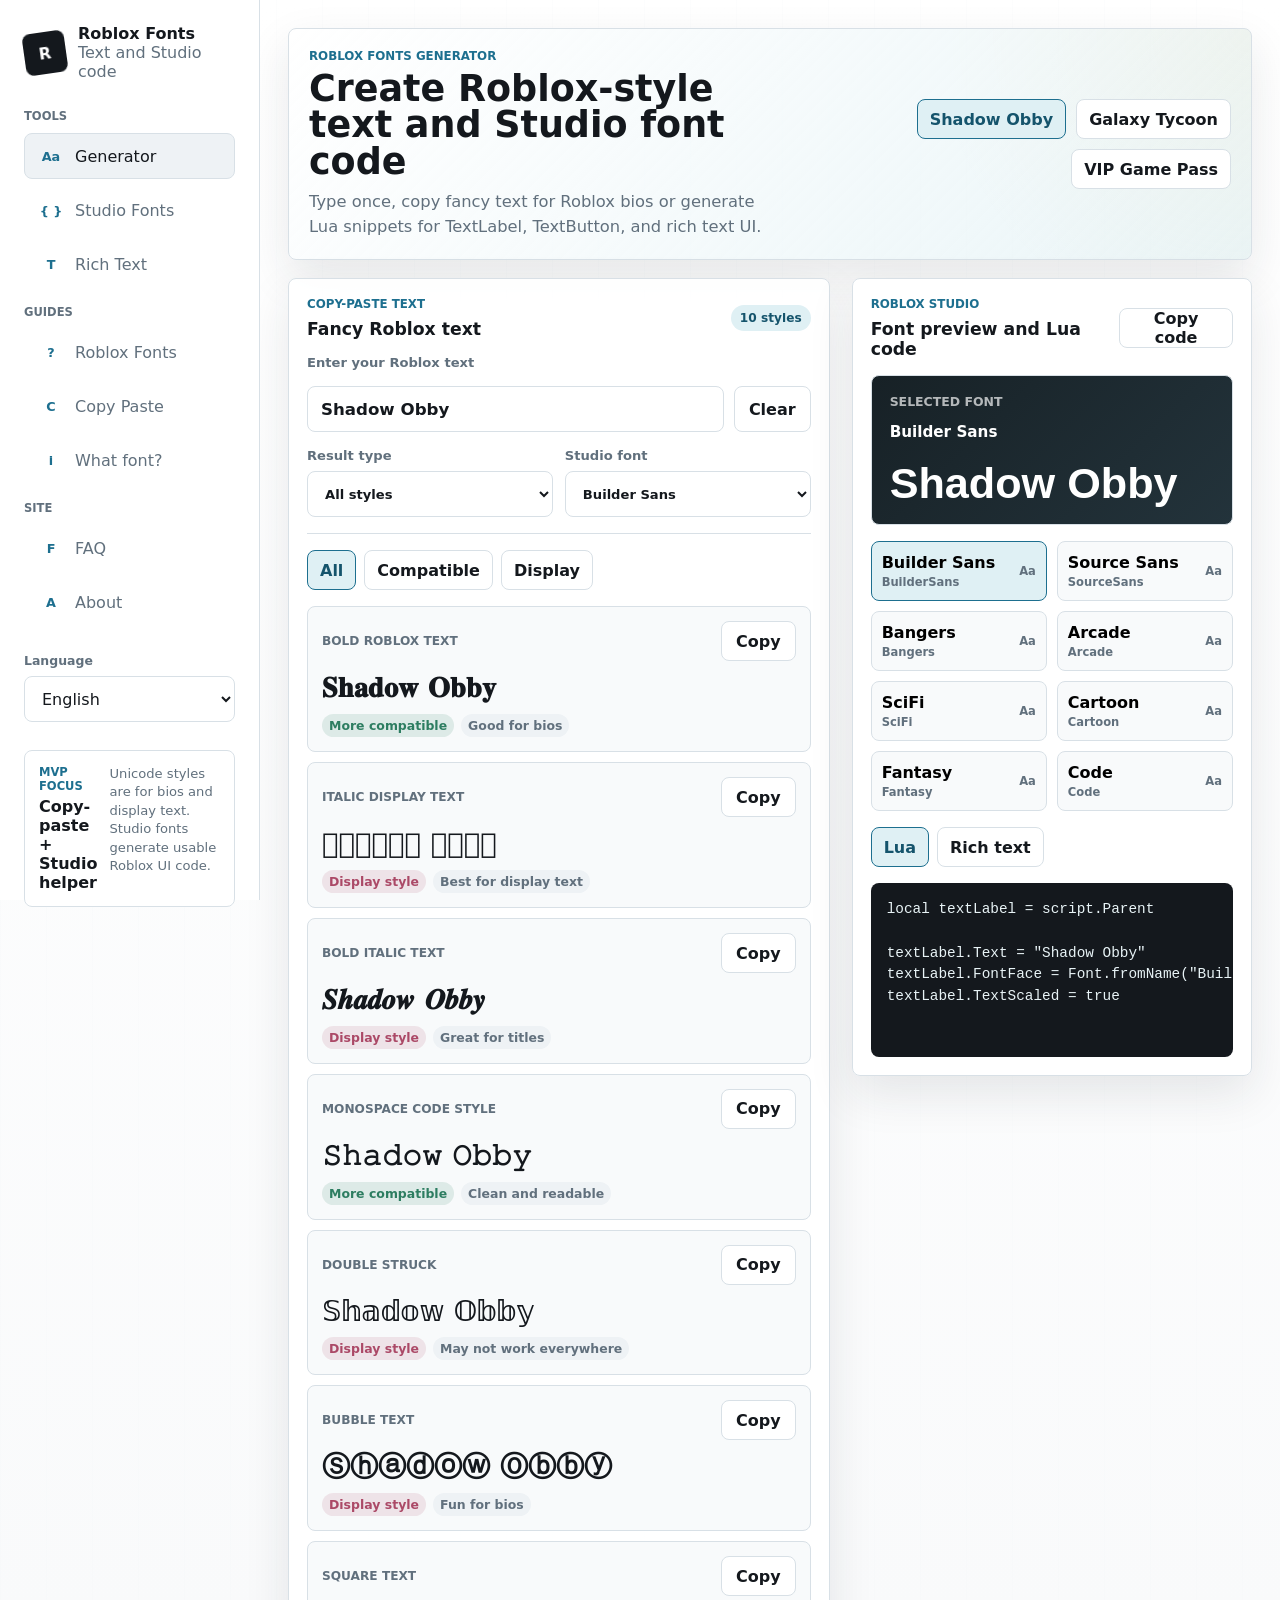
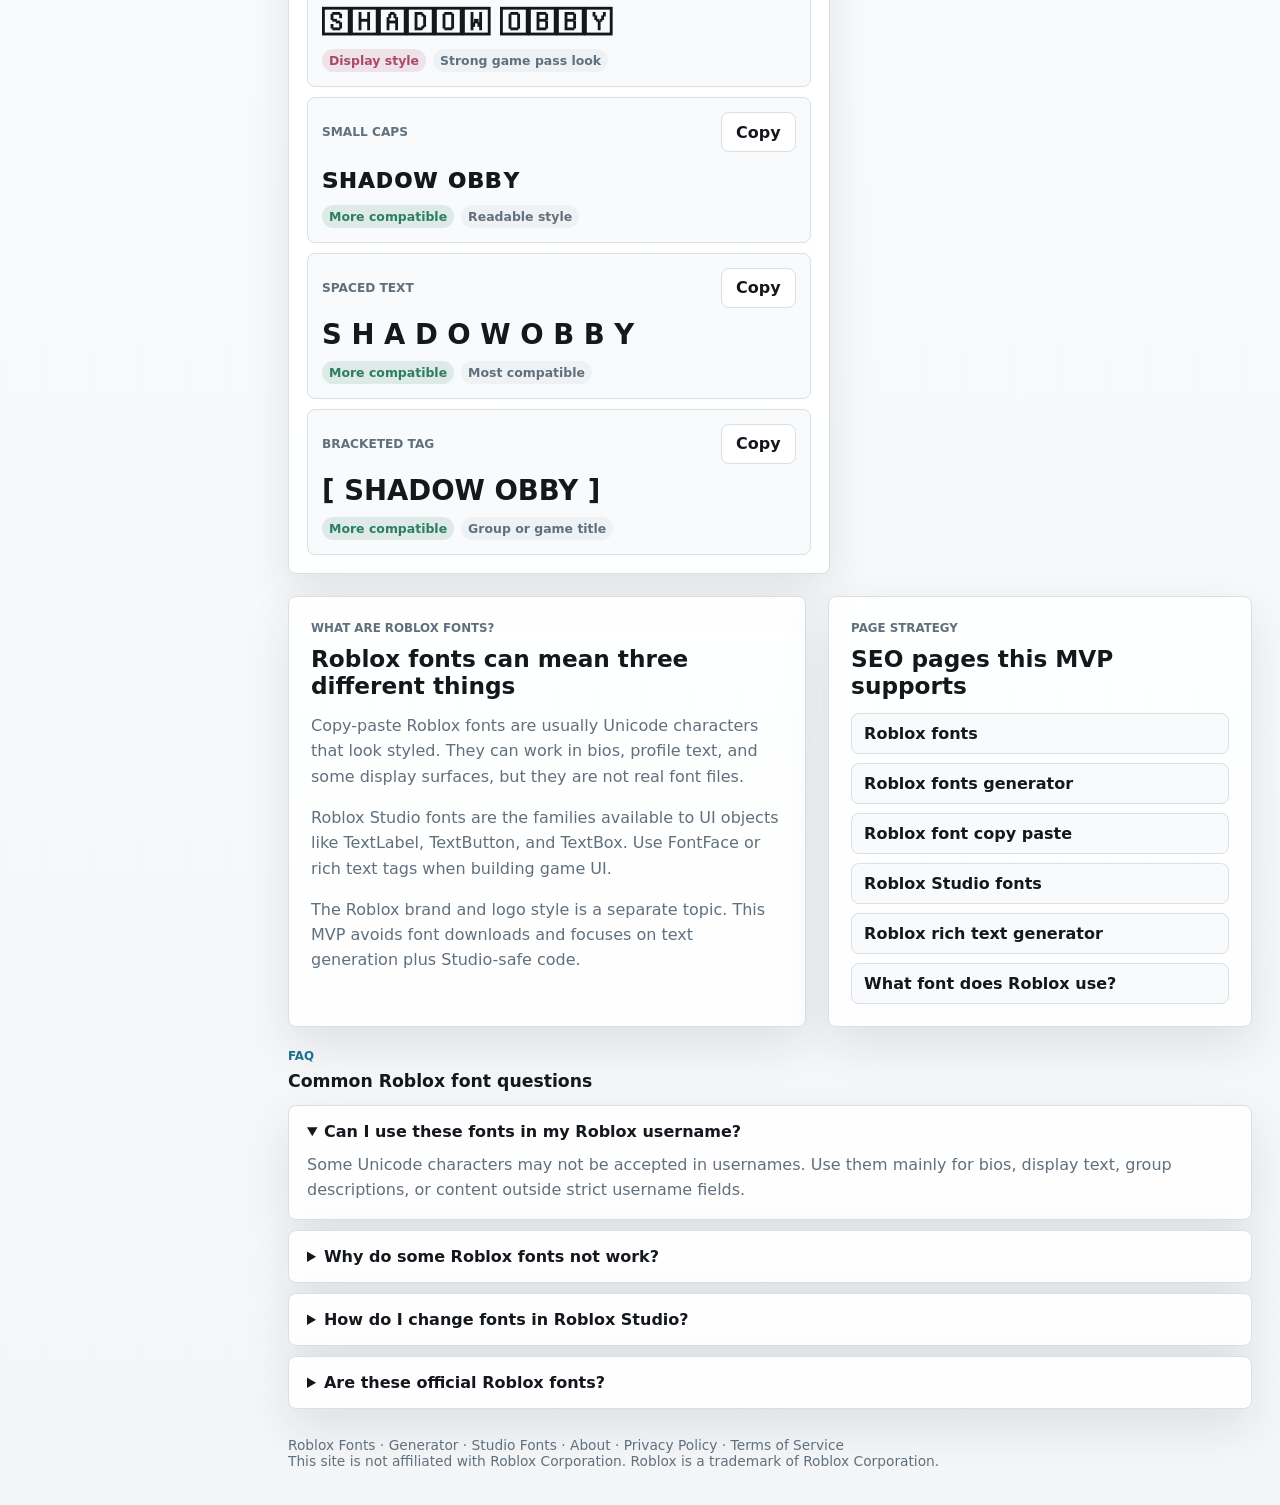
<file: index.html>
<!doctype html>
<html lang="en" data-locale="en">
  <head>
    <meta charset="UTF-8" />
    <meta name="viewport" content="width=device-width, initial-scale=1.0" />
    <meta
      name="description"
      data-i18n-attr="content:meta.description"
      content="Create Roblox-style text, copy fancy fonts, preview Roblox Studio fonts, and generate Lua or rich text code for game UI."
    />
    <meta name="robots" content="index, follow" />
    <link rel="alternate" hreflang="en" href="?lang=en" />
    <link rel="alternate" hreflang="zh-CN" href="?lang=zh-CN" />
    <link rel="alternate" hreflang="x-default" href="?lang=en" />
    <link rel="canonical" href="https://gamefonttools.com/" />
    <link rel="icon" href="/public/favicon.svg" type="image/svg+xml" />
    <link rel="manifest" href="/public/site.webmanifest" />
    <meta name="theme-color" content="#14181d" />
    <script async src="https://www.googletagmanager.com/gtag/js?id=G-G0WJ9WEG4P"></script>
    <script>
      window.dataLayer = window.dataLayer || [];
      function gtag(){dataLayer.push(arguments);}
      gtag('js', new Date());
      gtag('config', 'G-G0WJ9WEG4P');
    </script>

    <title>Roblox Fonts Generator - Copy Text & Studio Font Code</title>
    <link rel="stylesheet" href="./styles.css" />
    <script type="application/ld+json">
      {
              "@context": "https://schema.org",
              "@type": "BreadcrumbList",
              "itemListElement": [
                      {
                              "@type": "ListItem",
                              "position": 1,
                              "name": "Home",
                              "item": "https://gamefonttools.com/"
                      }
              ]
      }
    </script>

  </head>
  <body>
    <div class="app-shell">
      <aside class="sidebar" aria-label="Site navigation">
        <a class="brand" href="#generator" aria-label="Roblox Fonts Generator home" data-i18n-attr="aria-label:brand.homeLabel">
          <div class="brand-mark">R</div>
          <div>
            <strong data-i18n="brand.name">Roblox Fonts</strong>
            <span data-i18n="brand.tagline">Text and Studio code</span>
          </div>
        </a>

        <nav class="nav-groups" aria-label="Primary" data-i18n-attr="aria-label:nav.aria">
          <div class="nav-group">
            <span class="nav-group-label" data-i18n="nav.toolsLabel">Tools</span>
            <a class="nav-item active" href="#generator" data-nav-target="generator">
              <span class="icon" aria-hidden="true">Aa</span>
              <span data-i18n="nav.generator">Generator</span>
            </a>
            <a class="nav-item" href="#studio-fonts" data-nav-target="studio-fonts">
              <span class="icon" aria-hidden="true">{ }</span>
              <span data-i18n="nav.studio">Studio Fonts</span>
            </a>
            <a class="nav-item" href="./roblox-rich-text-generator/">
              <span class="icon" aria-hidden="true">T</span>
              <span data-i18n="nav.richText">Rich Text</span>
            </a>
          </div>
          <div class="nav-group">
            <span class="nav-group-label" data-i18n="nav.guidesLabel">Guides</span>
            <a class="nav-item" href="./roblox-fonts/">
              <span class="icon" aria-hidden="true">?</span>
              <span data-i18n="nav.robloxFonts">Roblox Fonts</span>
            </a>
            <a class="nav-item" href="./roblox-font-copy-paste/">
              <span class="icon" aria-hidden="true">C</span>
              <span data-i18n="nav.copyPaste">Copy Paste</span>
            </a>
            <a class="nav-item" href="./what-font-does-roblox-use/">
              <span class="icon" aria-hidden="true">i</span>
              <span data-i18n="nav.fontQuestion">What font?</span>
            </a>
          </div>
          <div class="nav-group">
            <span class="nav-group-label" data-i18n="nav.siteLabel">Site</span>
            <a class="nav-item" href="#faq" data-nav-target="faq">
              <span class="icon" aria-hidden="true">F</span>
              <span data-i18n="nav.faq">FAQ</span>
            </a>
            <a class="nav-item" href="./about/">
              <span class="icon" aria-hidden="true">A</span>
              <span data-i18n="nav.about">About</span>
            </a>
          </div>
        </nav>

        <div class="language-panel">
          <label for="language-select" data-i18n="language.label">Language</label>
          <select id="language-select" aria-label="Language" data-i18n-attr="aria-label:language.label">
            <option value="en">English</option>
            <option value="zh-CN">简体中文</option>
          </select>
        </div>

        <div class="usage-panel">
          <div>
            <span class="panel-label" data-i18n="sidebar.focusLabel">MVP focus</span>
            <strong data-i18n="sidebar.focusTitle">Copy-paste + Studio helper</strong>
          </div>
          <p data-i18n="sidebar.focusBody">
            Unicode styles are for bios and display text. Studio fonts generate usable Roblox UI code.
          </p>
        </div>
      </aside>

      <main class="main">
        <section class="intro-strip" id="generator">
          <div class="intro-copy">
            <p class="eyebrow" data-i18n="hero.eyebrow">Roblox fonts generator</p>
            <h1 data-i18n="hero.title">Create Roblox-style text and Studio font code</h1>
            <p data-i18n="hero.body">
              Type once, copy fancy text for Roblox bios or generate Lua snippets for TextLabel,
              TextButton, and rich text UI.
            </p>
          </div>
          <div class="hero-actions" aria-label="Quick examples" data-i18n-attr="aria-label:hero.examplesLabel">
            <button class="chip active" type="button" data-sample="Shadow Obby">Shadow Obby</button>
            <button class="chip" type="button" data-sample="Galaxy Tycoon">Galaxy Tycoon</button>
            <button class="chip" type="button" data-sample="VIP Game Pass">VIP Game Pass</button>
          </div>
        </section>

        <section class="tool-workspace" aria-label="Roblox fonts generator workspace" data-i18n-attr="aria-label:tool.workspaceAria">
          <section class="panel generator-panel" aria-label="Roblox fonts input and results" data-i18n-attr="aria-label:tool.aria">
            <div class="panel-head">
              <div>
                <p class="eyebrow" data-i18n="results.eyebrow">Copy-paste text</p>
                <h2 data-i18n="results.title">Fancy Roblox text</h2>
              </div>
              <span class="status-pill" id="style-count">0 styles</span>
            </div>
            <div class="tool-panel inline-tool-panel">
              <label for="text-input" data-i18n="tool.inputLabel">Enter your Roblox text</label>
              <div class="input-row">
                <input id="text-input" type="text" value="Shadow Obby" autocomplete="off" />
                <button class="secondary" type="button" id="clear-input" data-i18n="tool.clear">Clear</button>
              </div>
              <div class="controls-grid compact-controls">
                <label>
                  <span data-i18n="tool.resultType">Result type</span>
                  <select id="mode-select">
                    <option value="all" data-i18n="filters.all">All styles</option>
                    <option value="safe" data-i18n="filters.safe">More compatible</option>
                    <option value="display" data-i18n="filters.display">Display names and bios</option>
                  </select>
                </label>
                <label>
                  <span data-i18n="tool.studioFont">Studio font</span>
                  <select id="font-select"></select>
                </label>
              </div>
            </div>
            <div class="tabs" role="tablist" aria-label="Result filters" data-i18n-attr="aria-label:results.filtersLabel">
              <button class="tab active" type="button" data-filter="all" data-i18n="tabs.all">All</button>
              <button class="tab" type="button" data-filter="safe" data-i18n="tabs.safe">Compatible</button>
              <button class="tab" type="button" data-filter="display" data-i18n="tabs.display">Display</button>
            </div>
            <div class="font-results" id="font-results" aria-live="polite"></div>
          </section>

          <aside class="panel studio-panel sticky-studio" id="studio-fonts">
            <div class="panel-head">
              <div>
                <p class="eyebrow" data-i18n="studio.eyebrow">Roblox Studio</p>
                <h2 data-i18n="studio.title">Font preview and Lua code</h2>
              </div>
              <button class="secondary" type="button" id="copy-code" data-i18n="studio.copyCode">Copy code</button>
            </div>
            <div class="studio-preview">
              <span data-i18n="studio.selectedFont">Selected font</span>
              <strong id="studio-font-name">Builder Sans</strong>
              <p id="studio-preview-text">Shadow Obby</p>
            </div>
            <div class="font-picker" id="font-picker" aria-label="Roblox Studio font options" data-i18n-attr="aria-label:studio.fontOptionsLabel"></div>
            <div class="code-switch">
              <button class="tab active" type="button" data-code-mode="lua">Lua</button>
              <button class="tab" type="button" data-code-mode="rich" data-i18n="studio.richText">Rich text</button>
            </div>
            <pre class="code-box"><code id="code-output"></code></pre>
          </aside>
        </section>

        <section class="content-grid" id="font-guide">
          <article class="info-panel">
            <p class="eyebrow" data-i18n="guide.eyebrow">What are Roblox fonts?</p>
            <h2 data-i18n="guide.title">Roblox fonts can mean three different things</h2>
            <p data-i18n="guide.copyPaste">
              Copy-paste Roblox fonts are usually Unicode characters that look styled. They can work
              in bios, profile text, and some display surfaces, but they are not real font files.
            </p>
            <p data-i18n="guide.studio">
              Roblox Studio fonts are the families available to UI objects like TextLabel,
              TextButton, and TextBox. Use FontFace or rich text tags when building game UI.
            </p>
            <p data-i18n="guide.brand">
              The Roblox brand and logo style is a separate topic. This MVP avoids font downloads
              and focuses on text generation plus Studio-safe code.
            </p>
          </article>

          <article class="info-panel">
            <p class="eyebrow" data-i18n="seo.eyebrow">Page strategy</p>
            <h2 data-i18n="seo.title">SEO pages this MVP supports</h2>
            <ul class="keyword-list">
              <li><a href="./roblox-fonts/">Roblox fonts</a></li>
              <li><a href="./roblox-fonts-generator/">Roblox fonts generator</a></li>
              <li><a href="./roblox-font-copy-paste/">Roblox font copy paste</a></li>
              <li><a href="./roblox-studio-fonts/">Roblox Studio fonts</a></li>
              <li><a href="./roblox-rich-text-generator/">Roblox rich text generator</a></li>
              <li><a href="./what-font-does-roblox-use/">What font does Roblox use?</a></li>
            </ul>
          </article>
        </section>

        <section class="faq-section" id="faq">
          <div class="section-head">
            <div>
              <p class="eyebrow" data-i18n="faq.eyebrow">FAQ</p>
              <h2 data-i18n="faq.title">Common Roblox font questions</h2>
            </div>
          </div>
          <div class="faq-list">
            <details open>
              <summary data-i18n="faq.username.q">Can I use these fonts in my Roblox username?</summary>
              <p data-i18n="faq.username.a">
                Some Unicode characters may not be accepted in usernames. Use them mainly for bios,
                display text, group descriptions, or content outside strict username fields.
              </p>
            </details>
            <details>
              <summary data-i18n="faq.work.q">Why do some Roblox fonts not work?</summary>
              <p data-i18n="faq.work.a">
                Copy-paste styles depend on Unicode support and Roblox field rules. Studio fonts are
                more predictable because they use official UI font families.
              </p>
            </details>
            <details>
              <summary data-i18n="faq.studio.q">How do I change fonts in Roblox Studio?</summary>
              <p data-i18n="faq.studio.a">
                Select a UI object such as TextLabel, then set FontFace in properties or paste the
                generated Lua code into a LocalScript.
              </p>
            </details>
            <details>
              <summary data-i18n="faq.official.q">Are these official Roblox fonts?</summary>
              <p data-i18n="faq.official.a">
                The Studio font list mirrors common Roblox UI font names. Fancy copy-paste styles are
                Unicode transformations and are not official Roblox font files.
              </p>
            </details>
          </div>
        </section>
        <footer class="footer">
          <p>
            <a href="./roblox-fonts/">Roblox Fonts</a> ·
            <a href="./roblox-fonts-generator/">Generator</a> ·
            <a href="./roblox-studio-fonts/">Studio Fonts</a> ·
            <a href="./about/">About</a> ·
            <a href="./privacy-policy/">Privacy Policy</a> ·
            <a href="./terms-of-service/">Terms of Service</a>
          </p>
          <p>This site is not affiliated with Roblox Corporation. Roblox is a trademark of Roblox Corporation.</p>
        </footer>
      </main>
    </div>

    <script src="./script.js"></script>
  </body>
</html>
</file>
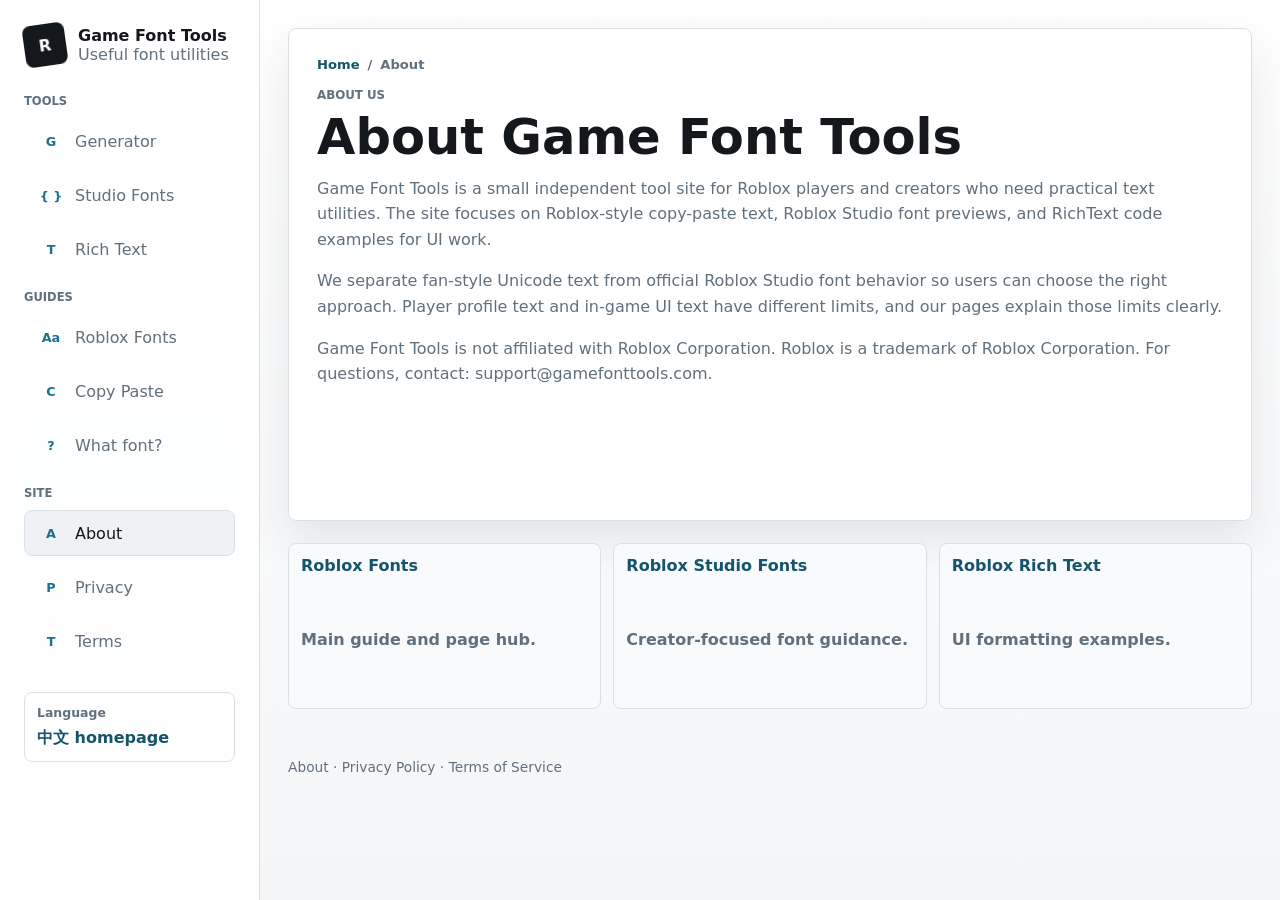
<file: about/index.html>
<!doctype html>
<html lang="en">
  <head>
    <meta charset="UTF-8" />
    <meta name="viewport" content="width=device-width, initial-scale=1.0" />
    <meta name="description" content="About Game Font Tools, a practical Roblox fonts and Roblox Studio typography helper for players and creators." />
    <meta name="robots" content="index, follow" />
    <link rel="canonical" href="https://gamefonttools.com/about/" />
    <link rel="icon" href="/public/favicon.svg" type="image/svg+xml" />
    <link rel="manifest" href="/public/site.webmanifest" />
    <meta name="theme-color" content="#14181d" />
    <title>About Game Font Tools</title>
    <link rel="stylesheet" href="../styles.css" />
    <script async src="https://www.googletagmanager.com/gtag/js?id=G-G0WJ9WEG4P"></script>
    <script>
      window.dataLayer = window.dataLayer || [];
      function gtag(){dataLayer.push(arguments);}
      gtag('js', new Date());
      gtag('config', 'G-G0WJ9WEG4P');
    </script>
    <script type="application/ld+json">
      {
        "@context": "https://schema.org",
        "@type": "BreadcrumbList",
        "itemListElement": [
          { "@type": "ListItem", "position": 1, "name": "Home", "item": "https://gamefonttools.com/" },
          { "@type": "ListItem", "position": 2, "name": "About", "item": "https://gamefonttools.com/about/" }
        ]
      }
    </script>
  </head>
  <body>
    <div class="app-shell">
      <aside class="sidebar">
        <a class="brand" href="../"><div class="brand-mark">R</div><div><strong>Game Font Tools</strong><span>Useful font utilities</span></div></a>
        <nav class="nav-groups" aria-label="Site pages">
          <div class="nav-group">
            <span class="nav-group-label">Tools</span>
            <a class="nav-item" href="../roblox-fonts-generator/"><span class="icon">G</span><span>Generator</span></a>
            <a class="nav-item" href="../roblox-studio-fonts/"><span class="icon">{ }</span><span>Studio Fonts</span></a>
            <a class="nav-item" href="../roblox-rich-text-generator/"><span class="icon">T</span><span>Rich Text</span></a>
          </div>
          <div class="nav-group">
            <span class="nav-group-label">Guides</span>
            <a class="nav-item" href="../roblox-fonts/"><span class="icon">Aa</span><span>Roblox Fonts</span></a>
            <a class="nav-item" href="../roblox-font-copy-paste/"><span class="icon">C</span><span>Copy Paste</span></a>
            <a class="nav-item" href="../what-font-does-roblox-use/"><span class="icon">?</span><span>What font?</span></a>
          </div>
          <div class="nav-group">
            <span class="nav-group-label">Site</span>
            <a class="nav-item active" href="../about/"><span class="icon">A</span><span>About</span></a>
            <a class="nav-item" href="../privacy-policy/"><span class="icon">P</span><span>Privacy</span></a>
            <a class="nav-item" href="../terms-of-service/"><span class="icon">T</span><span>Terms</span></a>
          </div>
        </nav>
        <div class="language-panel static-language-note">
          <label>Language</label>
          <a class="language-link" href="../?lang=zh-CN">中文 homepage</a>
        </div>
      </aside>
      <main class="main seo-layout">
        <article class="seo-card">
          <div class="breadcrumb"><a href="../">Home</a><span>/</span><span>About</span></div>
          <p class="eyebrow">About us</p>
          <h1>About Game Font Tools</h1>
          <p>
            Game Font Tools is a small independent tool site for Roblox players and creators who need
            practical text utilities. The site focuses on Roblox-style copy-paste text, Roblox Studio
            font previews, and RichText code examples for UI work.
          </p>
          <p>
            We separate fan-style Unicode text from official Roblox Studio font behavior so users can
            choose the right approach. Player profile text and in-game UI text have different limits,
            and our pages explain those limits clearly.
          </p>
          <p>
            Game Font Tools is not affiliated with Roblox Corporation. Roblox is a trademark of
            Roblox Corporation. For questions, contact: support@gamefonttools.com.
          </p>
        </article>
        <section class="related-grid" aria-label="Helpful pages">
          <a class="related-link" href="../roblox-fonts/"><strong>Roblox Fonts</strong><span>Main guide and page hub.</span></a>
          <a class="related-link" href="../roblox-studio-fonts/"><strong>Roblox Studio Fonts</strong><span>Creator-focused font guidance.</span></a>
          <a class="related-link" href="../roblox-rich-text-generator/"><strong>Roblox Rich Text</strong><span>UI formatting examples.</span></a>
        </section>
        <footer class="footer">
          <p><a href="../about/">About</a> · <a href="../privacy-policy/">Privacy Policy</a> · <a href="../terms-of-service/">Terms of Service</a></p>
        </footer>
      </main>
    </div>
  </body>
</html>
</file>
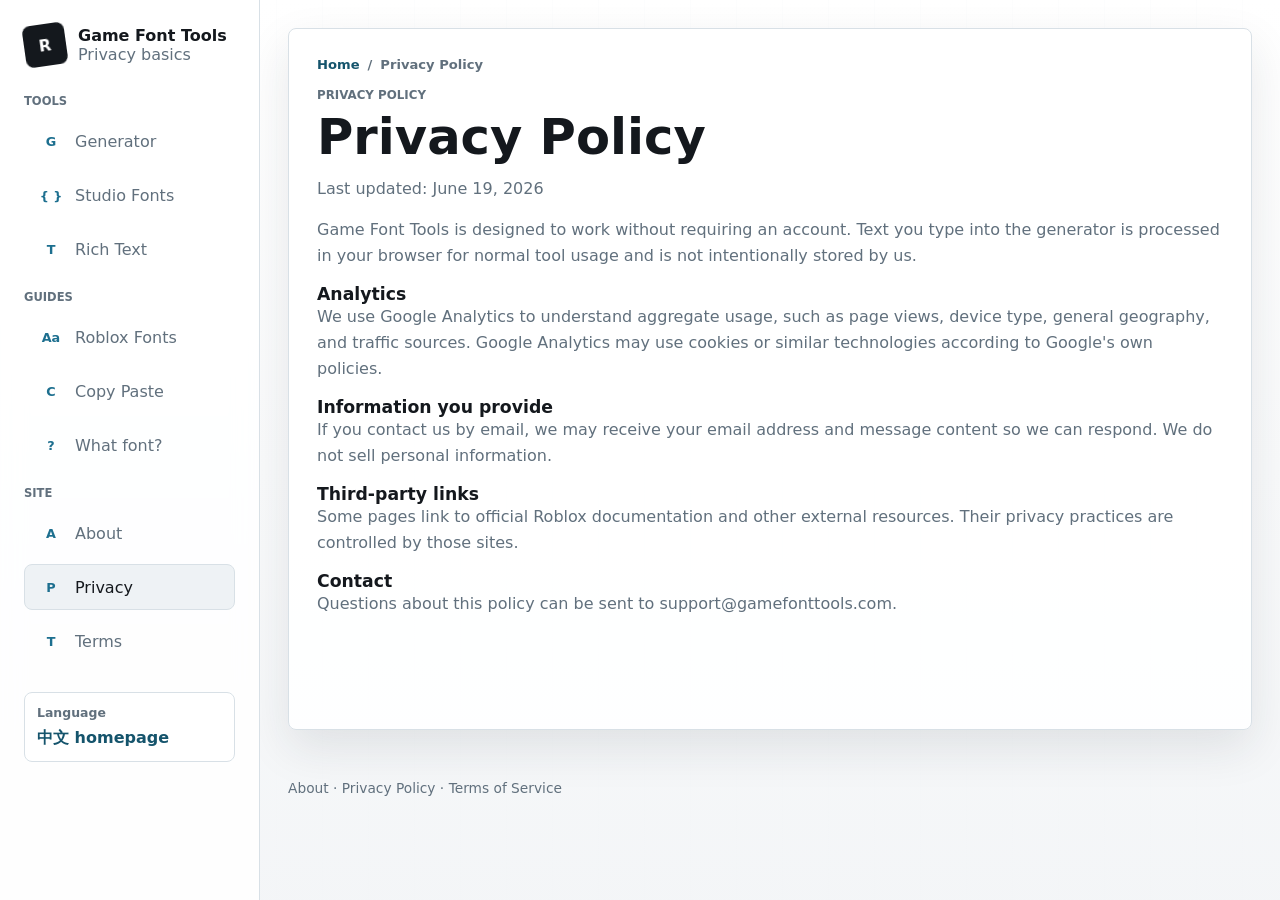
<file: privacy-policy/index.html>
<!doctype html>
<html lang="en">
  <head>
    <meta charset="UTF-8" />
    <meta name="viewport" content="width=device-width, initial-scale=1.0" />
    <meta name="description" content="Privacy Policy for Game Font Tools, including Google Analytics usage and data handling basics." />
    <meta name="robots" content="index, follow" />
    <link rel="canonical" href="https://gamefonttools.com/privacy-policy/" />
    <link rel="icon" href="/public/favicon.svg" type="image/svg+xml" />
    <link rel="manifest" href="/public/site.webmanifest" />
    <meta name="theme-color" content="#14181d" />
    <title>Privacy Policy - Game Font Tools</title>
    <link rel="stylesheet" href="../styles.css" />
    <script async src="https://www.googletagmanager.com/gtag/js?id=G-G0WJ9WEG4P"></script>
    <script>
      window.dataLayer = window.dataLayer || [];
      function gtag(){dataLayer.push(arguments);}
      gtag('js', new Date());
      gtag('config', 'G-G0WJ9WEG4P');
    </script>
    <script type="application/ld+json">
      {
        "@context": "https://schema.org",
        "@type": "BreadcrumbList",
        "itemListElement": [
          { "@type": "ListItem", "position": 1, "name": "Home", "item": "https://gamefonttools.com/" },
          { "@type": "ListItem", "position": 2, "name": "Privacy Policy", "item": "https://gamefonttools.com/privacy-policy/" }
        ]
      }
    </script>
  </head>
  <body>
    <div class="app-shell">
      <aside class="sidebar">
        <a class="brand" href="../"><div class="brand-mark">R</div><div><strong>Game Font Tools</strong><span>Privacy basics</span></div></a>
        <nav class="nav-groups" aria-label="Site pages">
          <div class="nav-group">
            <span class="nav-group-label">Tools</span>
            <a class="nav-item" href="../roblox-fonts-generator/"><span class="icon">G</span><span>Generator</span></a>
            <a class="nav-item" href="../roblox-studio-fonts/"><span class="icon">{ }</span><span>Studio Fonts</span></a>
            <a class="nav-item" href="../roblox-rich-text-generator/"><span class="icon">T</span><span>Rich Text</span></a>
          </div>
          <div class="nav-group">
            <span class="nav-group-label">Guides</span>
            <a class="nav-item" href="../roblox-fonts/"><span class="icon">Aa</span><span>Roblox Fonts</span></a>
            <a class="nav-item" href="../roblox-font-copy-paste/"><span class="icon">C</span><span>Copy Paste</span></a>
            <a class="nav-item" href="../what-font-does-roblox-use/"><span class="icon">?</span><span>What font?</span></a>
          </div>
          <div class="nav-group">
            <span class="nav-group-label">Site</span>
            <a class="nav-item" href="../about/"><span class="icon">A</span><span>About</span></a>
            <a class="nav-item active" href="../privacy-policy/"><span class="icon">P</span><span>Privacy</span></a>
            <a class="nav-item" href="../terms-of-service/"><span class="icon">T</span><span>Terms</span></a>
          </div>
        </nav>
        <div class="language-panel static-language-note">
          <label>Language</label>
          <a class="language-link" href="../?lang=zh-CN">中文 homepage</a>
        </div>
      </aside>
      <main class="main seo-layout">
        <article class="seo-card">
          <div class="breadcrumb"><a href="../">Home</a><span>/</span><span>Privacy Policy</span></div>
          <p class="eyebrow">Privacy policy</p>
          <h1>Privacy Policy</h1>
          <p>Last updated: June 19, 2026</p>
          <p>
            Game Font Tools is designed to work without requiring an account. Text you type into the
            generator is processed in your browser for normal tool usage and is not intentionally
            stored by us.
          </p>
          <h2>Analytics</h2>
          <p>
            We use Google Analytics to understand aggregate usage, such as page views, device type,
            general geography, and traffic sources. Google Analytics may use cookies or similar
            technologies according to Google's own policies.
          </p>
          <h2>Information you provide</h2>
          <p>
            If you contact us by email, we may receive your email address and message content so we
            can respond. We do not sell personal information.
          </p>
          <h2>Third-party links</h2>
          <p>
            Some pages link to official Roblox documentation and other external resources. Their
            privacy practices are controlled by those sites.
          </p>
          <h2>Contact</h2>
          <p>Questions about this policy can be sent to support@gamefonttools.com.</p>
        </article>
        <footer class="footer">
          <p><a href="../about/">About</a> · <a href="../privacy-policy/">Privacy Policy</a> · <a href="../terms-of-service/">Terms of Service</a></p>
        </footer>
      </main>
    </div>
  </body>
</html>
</file>
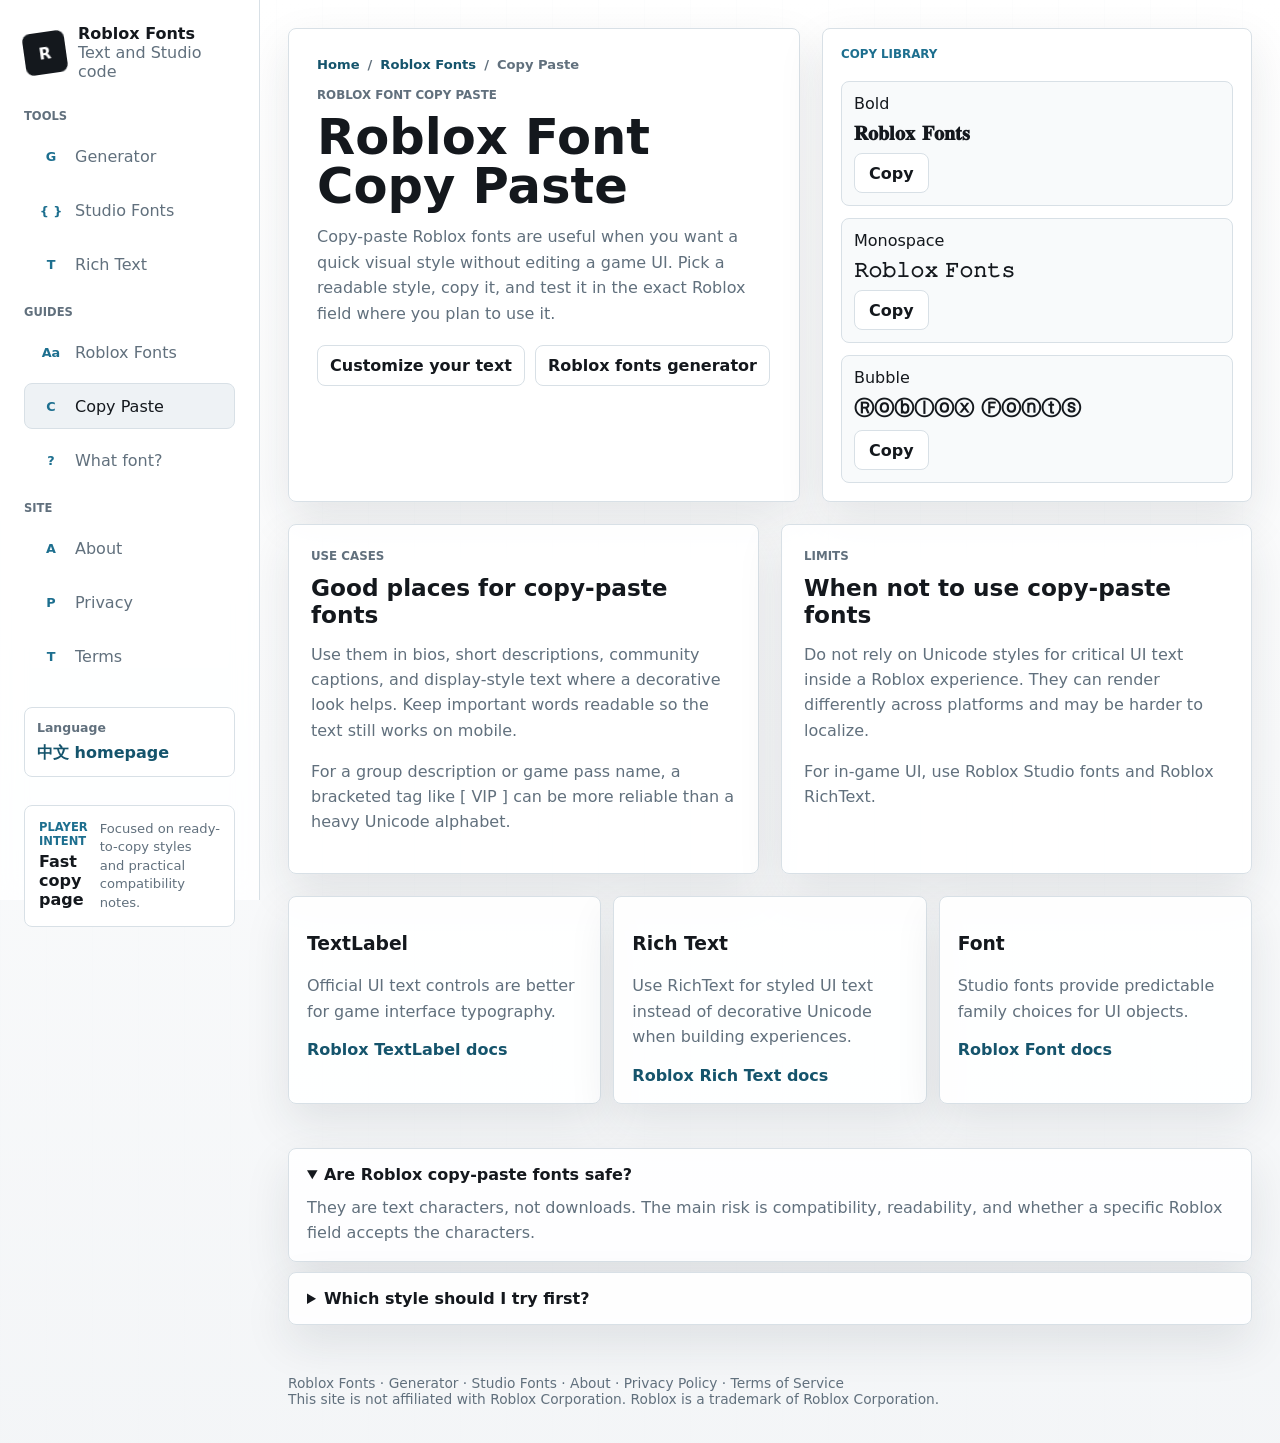
<file: roblox-font-copy-paste/index.html>
<!doctype html>
<html lang="en">
  <head>
    <meta charset="UTF-8" />
    <meta name="viewport" content="width=device-width, initial-scale=1.0" />
    <meta
      name="description"
      content="Copy and paste Roblox font styles for bios, group descriptions, display text, captions, and readable decorative names."
    />
    <meta name="robots" content="index, follow" />
    <link rel="canonical" href="https://gamefonttools.com/roblox-font-copy-paste/" />
    <link rel="icon" href="/public/favicon.svg" type="image/svg+xml" />
    <link rel="manifest" href="/public/site.webmanifest" />
    <meta name="theme-color" content="#14181d" />
    <script async src="https://www.googletagmanager.com/gtag/js?id=G-G0WJ9WEG4P"></script>
    <script>
      window.dataLayer = window.dataLayer || [];
      function gtag(){dataLayer.push(arguments);}
      gtag('js', new Date());
      gtag('config', 'G-G0WJ9WEG4P');
    </script>

    <title>Roblox Font Copy Paste - Fancy Text Styles for Roblox</title>
    <link rel="stylesheet" href="../styles.css" />
    <script type="application/ld+json">
      {
        "@context": "https://schema.org",
        "@type": "FAQPage",
        "mainEntity": [
          {
            "@type": "Question",
            "name": "Where can I use Roblox copy and paste fonts?",
            "acceptedAnswer": {
              "@type": "Answer",
              "text": "They are best for bios, profile text, group descriptions, captions, and display text where Unicode characters are accepted."
            }
          },
          {
            "@type": "Question",
            "name": "Why did a copied Roblox font change or disappear?",
            "acceptedAnswer": {
              "@type": "Answer",
              "text": "Some Roblox fields filter unsupported characters. If a style fails, try a simpler readable style such as bold, small caps, or spaced text."
            }
          }
        ]
      }
    </script>
    <script type="application/ld+json">
      {
              "@context": "https://schema.org",
              "@type": "BreadcrumbList",
              "itemListElement": [
                      {
                              "@type": "ListItem",
                              "position": 1,
                              "name": "Home",
                              "item": "https://gamefonttools.com/"
                      },
                      {
                              "@type": "ListItem",
                              "position": 2,
                              "name": "Roblox Fonts",
                              "item": "https://gamefonttools.com/roblox-fonts/"
                      },
                      {
                              "@type": "ListItem",
                              "position": 3,
                              "name": "Copy Paste",
                              "item": "https://gamefonttools.com/roblox-font-copy-paste/"
                      }
              ]
      }
    </script>

  </head>
  <body>
    <div class="app-shell">
      <aside class="sidebar">
        <a class="brand" href="../"><div class="brand-mark">R</div><div><strong>Roblox Fonts</strong><span>Text and Studio code</span></div></a>
        <nav class="nav-groups" aria-label="Site pages">
          <div class="nav-group">
            <span class="nav-group-label">Tools</span>
            <a class="nav-item" href="../roblox-fonts-generator/"><span class="icon">G</span><span>Generator</span></a>
            <a class="nav-item" href="../roblox-studio-fonts/"><span class="icon">{ }</span><span>Studio Fonts</span></a>
            <a class="nav-item" href="../roblox-rich-text-generator/"><span class="icon">T</span><span>Rich Text</span></a>
          </div>
          <div class="nav-group">
            <span class="nav-group-label">Guides</span>
            <a class="nav-item" href="../roblox-fonts/"><span class="icon">Aa</span><span>Roblox Fonts</span></a>
            <a class="nav-item active" href="../roblox-font-copy-paste/"><span class="icon">C</span><span>Copy Paste</span></a>
            <a class="nav-item" href="../what-font-does-roblox-use/"><span class="icon">?</span><span>What font?</span></a>
          </div>
          <div class="nav-group">
            <span class="nav-group-label">Site</span>
            <a class="nav-item" href="../about/"><span class="icon">A</span><span>About</span></a>
            <a class="nav-item" href="../privacy-policy/"><span class="icon">P</span><span>Privacy</span></a>
            <a class="nav-item" href="../terms-of-service/"><span class="icon">T</span><span>Terms</span></a>
          </div>
        </nav>
        <div class="language-panel static-language-note">
          <label>Language</label>
          <a class="language-link" href="../?lang=zh-CN">中文 homepage</a>
        </div>
        <div class="usage-panel"><div><span class="panel-label">Player intent</span><strong>Fast copy page</strong></div><p>Focused on ready-to-copy styles and practical compatibility notes.</p></div>
      </aside>

      <main class="main seo-layout">
        <section class="seo-hero">
          <article class="seo-card">
            <div class="breadcrumb"><a href="../">Home</a><span>/</span><a href="../roblox-fonts/">Roblox Fonts</a><span>/</span><span>Copy Paste</span></div>
            <p class="eyebrow">Roblox font copy paste</p>
            <h1>Roblox Font Copy Paste</h1>
            <p>
              Copy-paste Roblox fonts are useful when you want a quick visual style without editing a
              game UI. Pick a readable style, copy it, and test it in the exact Roblox field where you
              plan to use it.
            </p>
            <div class="quick-links">
              <a href="../#generator">Customize your text</a>
              <a href="../roblox-fonts-generator/">Roblox fonts generator</a>
            </div>
          </article>
          <aside class="mini-tool">
            <p class="eyebrow">Copy library</p>
            <div class="sample-grid">
              <div class="sample-row"><span>Bold</span><strong>𝐑𝐨𝐛𝐥𝐨𝐱 𝐅𝐨𝐧𝐭𝐬</strong><button class="copy-button" type="button" data-copy-sample="𝐑𝐨𝐛𝐥𝐨𝐱 𝐅𝐨𝐧𝐭𝐬">Copy</button></div>
              <div class="sample-row"><span>Monospace</span><strong>𝚁𝚘𝚋𝚕𝚘𝚡 𝙵𝚘𝚗𝚝𝚜</strong><button class="copy-button" type="button" data-copy-sample="𝚁𝚘𝚋𝚕𝚘𝚡 𝙵𝚘𝚗𝚝𝚜">Copy</button></div>
              <div class="sample-row"><span>Bubble</span><strong>Ⓡⓞⓑⓛⓞⓧ Ⓕⓞⓝⓣⓢ</strong><button class="copy-button" type="button" data-copy-sample="Ⓡⓞⓑⓛⓞⓧ Ⓕⓞⓝⓣⓢ">Copy</button></div>
            </div>
          </aside>
        </section>

        <section class="text-columns">
          <article class="info-panel">
            <p class="eyebrow">Use cases</p>
            <h2>Good places for copy-paste fonts</h2>
            <p>Use them in bios, short descriptions, community captions, and display-style text where a decorative look helps. Keep important words readable so the text still works on mobile.</p>
            <p>For a group description or game pass name, a bracketed tag like [ VIP ] can be more reliable than a heavy Unicode alphabet.</p>
          </article>
          <article class="info-panel">
            <p class="eyebrow">Limits</p>
            <h2>When not to use copy-paste fonts</h2>
            <p>Do not rely on Unicode styles for critical UI text inside a Roblox experience. They can render differently across platforms and may be harder to localize.</p>
            <p>For in-game UI, use <a href="../roblox-studio-fonts/">Roblox Studio fonts</a> and <a href="../roblox-rich-text-generator/">Roblox RichText</a>.</p>
          </article>
        </section>

        <section class="seo-section">
          <div class="source-grid">
            <article class="source-card"><h3>TextLabel</h3><p>Official UI text controls are better for game interface typography.</p><a href="https://create.roblox.com/docs/reference/engine/classes/TextLabel" rel="nofollow">Roblox TextLabel docs</a></article>
            <article class="source-card"><h3>Rich Text</h3><p>Use RichText for styled UI text instead of decorative Unicode when building experiences.</p><a href="https://create.roblox.com/docs/ui/rich-text" rel="nofollow">Roblox Rich Text docs</a></article>
            <article class="source-card"><h3>Font</h3><p>Studio fonts provide predictable family choices for UI objects.</p><a href="https://create.roblox.com/docs/reference/engine/enums/Font" rel="nofollow">Roblox Font docs</a></article>
          </div>
        </section>

        <section class="faq-section">
          <div class="faq-list">
            <details open><summary>Are Roblox copy-paste fonts safe?</summary><p>They are text characters, not downloads. The main risk is compatibility, readability, and whether a specific Roblox field accepts the characters.</p></details>
            <details><summary>Which style should I try first?</summary><p>Try bold, small caps, or spaced text first because they tend to be more readable than bubble or square styles.</p></details>
          </div>
        </section>
        <footer class="footer">
          <p>
            <a href="../roblox-fonts/">Roblox Fonts</a> ·
            <a href="../roblox-fonts-generator/">Generator</a> ·
            <a href="../roblox-studio-fonts/">Studio Fonts</a> ·
            <a href="../about/">About</a> ·
            <a href="../privacy-policy/">Privacy Policy</a> ·
            <a href="../terms-of-service/">Terms of Service</a>
          </p>
          <p>This site is not affiliated with Roblox Corporation. Roblox is a trademark of Roblox Corporation.</p>
        </footer>
      </main>
    </div>
    <script src="../seo-pages.js"></script>
  </body>
</html>
</file>
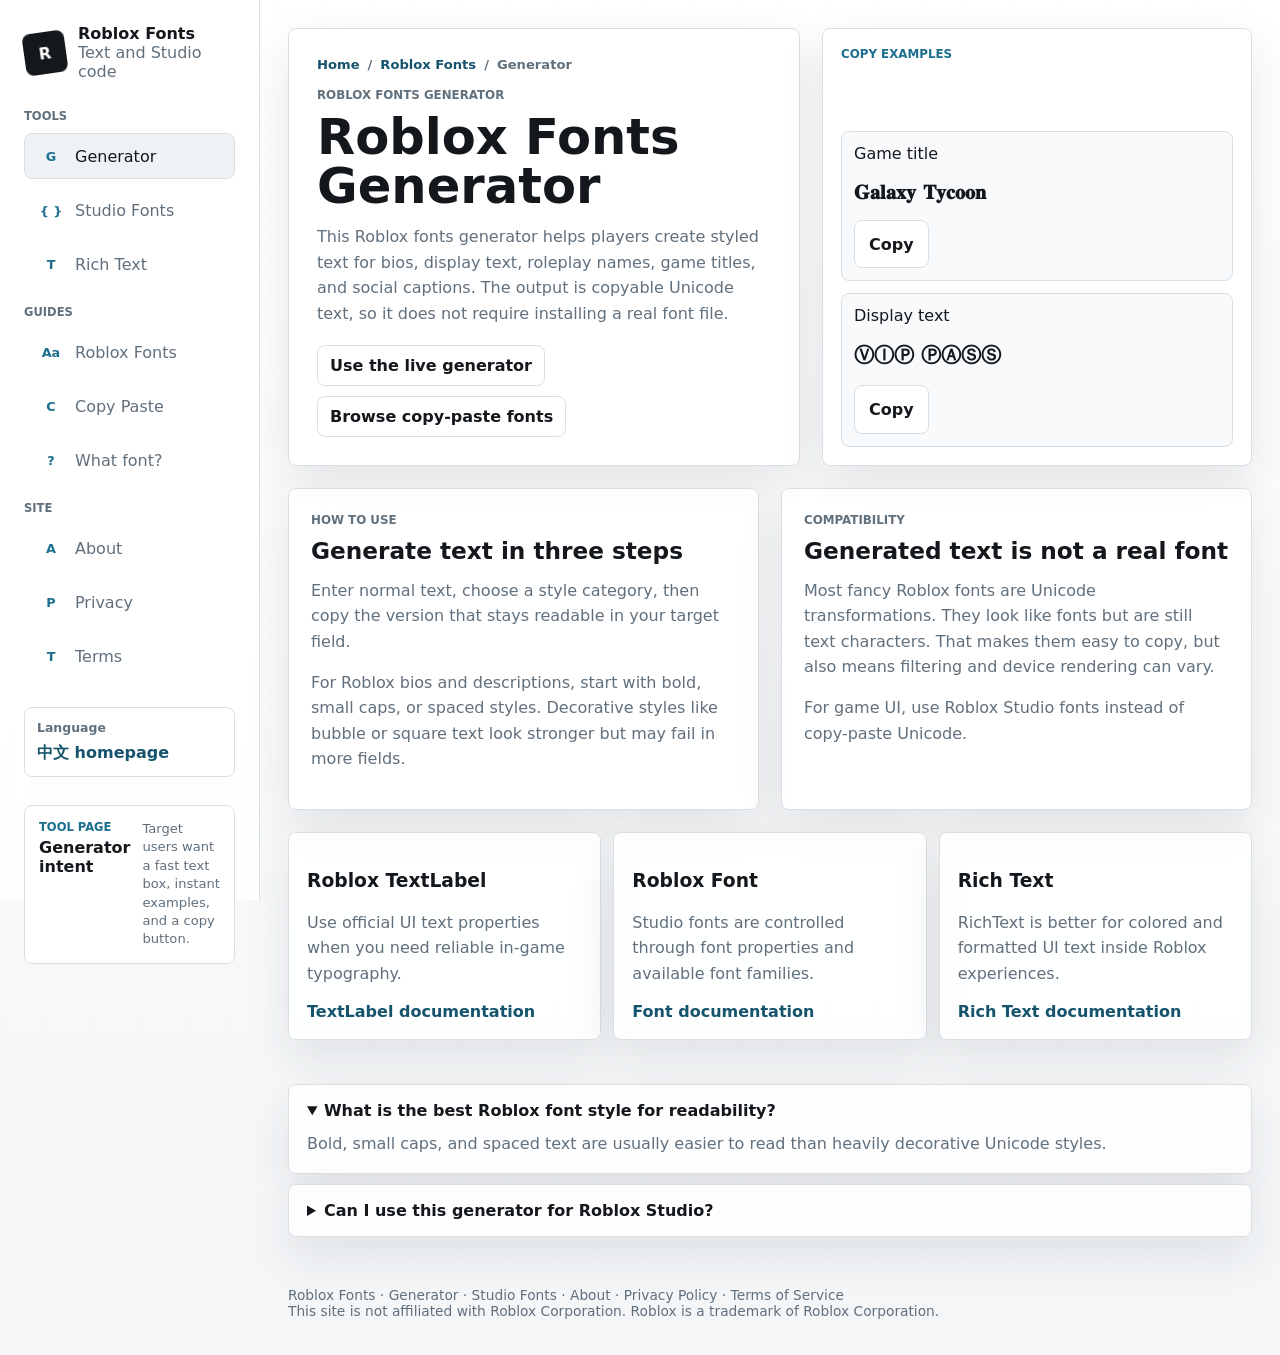
<file: roblox-fonts-generator/index.html>
<!doctype html>
<html lang="en">
  <head>
    <meta charset="UTF-8" />
    <meta name="viewport" content="width=device-width, initial-scale=1.0" />
    <meta
      name="description"
      content="Use a Roblox fonts generator to turn normal text into copyable Unicode styles and jump into Studio-safe font code for Roblox UI."
    />
    <meta name="robots" content="index, follow" />
    <link rel="canonical" href="https://gamefonttools.com/roblox-fonts-generator/" />
    <link rel="icon" href="/public/favicon.svg" type="image/svg+xml" />
    <link rel="manifest" href="/public/site.webmanifest" />
    <meta name="theme-color" content="#14181d" />
    <script async src="https://www.googletagmanager.com/gtag/js?id=G-G0WJ9WEG4P"></script>
    <script>
      window.dataLayer = window.dataLayer || [];
      function gtag(){dataLayer.push(arguments);}
      gtag('js', new Date());
      gtag('config', 'G-G0WJ9WEG4P');
    </script>

    <title>Roblox Fonts Generator - Copy and Paste Fancy Roblox Text</title>
    <link rel="stylesheet" href="../styles.css" />
    <script type="application/ld+json">
      {
        "@context": "https://schema.org",
        "@type": "FAQPage",
        "mainEntity": [
          {
            "@type": "Question",
            "name": "How does a Roblox fonts generator work?",
            "acceptedAnswer": {
              "@type": "Answer",
              "text": "It replaces ordinary letters with Unicode characters that look like styled letters, then lets you copy the result."
            }
          },
          {
            "@type": "Question",
            "name": "Do generated Roblox fonts work everywhere?",
            "acceptedAnswer": {
              "@type": "Answer",
              "text": "No. Compatibility depends on the Roblox field and device. Use simpler styles for the best chance of readable output."
            }
          }
        ]
      }
    </script>
    <script type="application/ld+json">
      {
              "@context": "https://schema.org",
              "@type": "BreadcrumbList",
              "itemListElement": [
                      {
                              "@type": "ListItem",
                              "position": 1,
                              "name": "Home",
                              "item": "https://gamefonttools.com/"
                      },
                      {
                              "@type": "ListItem",
                              "position": 2,
                              "name": "Roblox Fonts",
                              "item": "https://gamefonttools.com/roblox-fonts/"
                      },
                      {
                              "@type": "ListItem",
                              "position": 3,
                              "name": "Generator",
                              "item": "https://gamefonttools.com/roblox-fonts-generator/"
                      }
              ]
      }
    </script>

  </head>
  <body>
    <div class="app-shell">
      <aside class="sidebar">
        <a class="brand" href="../">
          <div class="brand-mark">R</div>
          <div><strong>Roblox Fonts</strong><span>Text and Studio code</span></div>
        </a>
        <nav class="nav-groups" aria-label="Site pages">
          <div class="nav-group">
            <span class="nav-group-label">Tools</span>
            <a class="nav-item active" href="../roblox-fonts-generator/"><span class="icon">G</span><span>Generator</span></a>
            <a class="nav-item" href="../roblox-studio-fonts/"><span class="icon">{ }</span><span>Studio Fonts</span></a>
            <a class="nav-item" href="../roblox-rich-text-generator/"><span class="icon">T</span><span>Rich Text</span></a>
          </div>
          <div class="nav-group">
            <span class="nav-group-label">Guides</span>
            <a class="nav-item" href="../roblox-fonts/"><span class="icon">Aa</span><span>Roblox Fonts</span></a>
            <a class="nav-item" href="../roblox-font-copy-paste/"><span class="icon">C</span><span>Copy Paste</span></a>
            <a class="nav-item" href="../what-font-does-roblox-use/"><span class="icon">?</span><span>What font?</span></a>
          </div>
          <div class="nav-group">
            <span class="nav-group-label">Site</span>
            <a class="nav-item" href="../about/"><span class="icon">A</span><span>About</span></a>
            <a class="nav-item" href="../privacy-policy/"><span class="icon">P</span><span>Privacy</span></a>
            <a class="nav-item" href="../terms-of-service/"><span class="icon">T</span><span>Terms</span></a>
          </div>
        </nav>
        <div class="language-panel static-language-note">
          <label>Language</label>
          <a class="language-link" href="../?lang=zh-CN">中文 homepage</a>
        </div>
        <div class="usage-panel">
          <div><span class="panel-label">Tool page</span><strong>Generator intent</strong></div>
          <p>Target users want a fast text box, instant examples, and a copy button.</p>
        </div>
      </aside>

      <main class="main seo-layout">
        <section class="seo-hero">
          <article class="seo-card">
            <div class="breadcrumb"><a href="../">Home</a><span>/</span><a href="../roblox-fonts/">Roblox Fonts</a><span>/</span><span>Generator</span></div>
            <p class="eyebrow">Roblox fonts generator</p>
            <h1>Roblox Fonts Generator</h1>
            <p>
              This Roblox fonts generator helps players create styled text for bios, display text,
              roleplay names, game titles, and social captions. The output is copyable Unicode text,
              so it does not require installing a real font file.
            </p>
            <div class="quick-links">
              <a href="../#generator">Use the live generator</a>
              <a href="../roblox-font-copy-paste/">Browse copy-paste fonts</a>
            </div>
          </article>
          <aside class="mini-tool">
            <p class="eyebrow">Copy examples</p>
            <div class="sample-grid">
              <div class="sample-row">
                <span>Game title</span>
                <strong>𝐆𝐚𝐥𝐚𝐱𝐲 𝐓𝐲𝐜𝐨𝐨𝐧</strong>
                <button class="copy-button" type="button" data-copy-sample="𝐆𝐚𝐥𝐚𝐱𝐲 𝐓𝐲𝐜𝐨𝐨𝐧">Copy</button>
              </div>
              <div class="sample-row">
                <span>Display text</span>
                <strong>ⓋⒾⓅ ⓅⒶⓈⓈ</strong>
                <button class="copy-button" type="button" data-copy-sample="ⓋⒾⓅ ⓅⒶⓈⓈ">Copy</button>
              </div>
            </div>
          </aside>
        </section>

        <section class="text-columns">
          <article class="info-panel">
            <p class="eyebrow">How to use</p>
            <h2>Generate text in three steps</h2>
            <p>Enter normal text, choose a style category, then copy the version that stays readable in your target field.</p>
            <p>For Roblox bios and descriptions, start with bold, small caps, or spaced styles. Decorative styles like bubble or square text look stronger but may fail in more fields.</p>
          </article>
          <article class="info-panel">
            <p class="eyebrow">Compatibility</p>
            <h2>Generated text is not a real font</h2>
            <p>Most fancy Roblox fonts are Unicode transformations. They look like fonts but are still text characters. That makes them easy to copy, but also means filtering and device rendering can vary.</p>
            <p>For game UI, use <a href="../roblox-studio-fonts/">Roblox Studio fonts</a> instead of copy-paste Unicode.</p>
          </article>
        </section>

        <section class="seo-section">
          <div class="source-grid">
            <article class="source-card">
              <h3>Roblox TextLabel</h3>
              <p>Use official UI text properties when you need reliable in-game typography.</p>
              <a href="https://create.roblox.com/docs/reference/engine/classes/TextLabel" rel="nofollow">TextLabel documentation</a>
            </article>
            <article class="source-card">
              <h3>Roblox Font</h3>
              <p>Studio fonts are controlled through font properties and available font families.</p>
              <a href="https://create.roblox.com/docs/reference/engine/enums/Font" rel="nofollow">Font documentation</a>
            </article>
            <article class="source-card">
              <h3>Rich Text</h3>
              <p>RichText is better for colored and formatted UI text inside Roblox experiences.</p>
              <a href="https://create.roblox.com/docs/ui/rich-text" rel="nofollow">Rich Text documentation</a>
            </article>
          </div>
        </section>

        <section class="faq-section">
          <div class="faq-list">
            <details open>
              <summary>What is the best Roblox font style for readability?</summary>
              <p>Bold, small caps, and spaced text are usually easier to read than heavily decorative Unicode styles.</p>
            </details>
            <details>
              <summary>Can I use this generator for Roblox Studio?</summary>
              <p>Use generated Unicode only when you want the exact copy-paste effect. For proper Studio UI, use FontFace or RichText code.</p>
            </details>
          </div>
        </section>
        <footer class="footer">
          <p>
            <a href="../roblox-fonts/">Roblox Fonts</a> ·
            <a href="../roblox-fonts-generator/">Generator</a> ·
            <a href="../roblox-studio-fonts/">Studio Fonts</a> ·
            <a href="../about/">About</a> ·
            <a href="../privacy-policy/">Privacy Policy</a> ·
            <a href="../terms-of-service/">Terms of Service</a>
          </p>
          <p>This site is not affiliated with Roblox Corporation. Roblox is a trademark of Roblox Corporation.</p>
        </footer>
      </main>
    </div>
    <script src="../seo-pages.js"></script>
  </body>
</html>
</file>
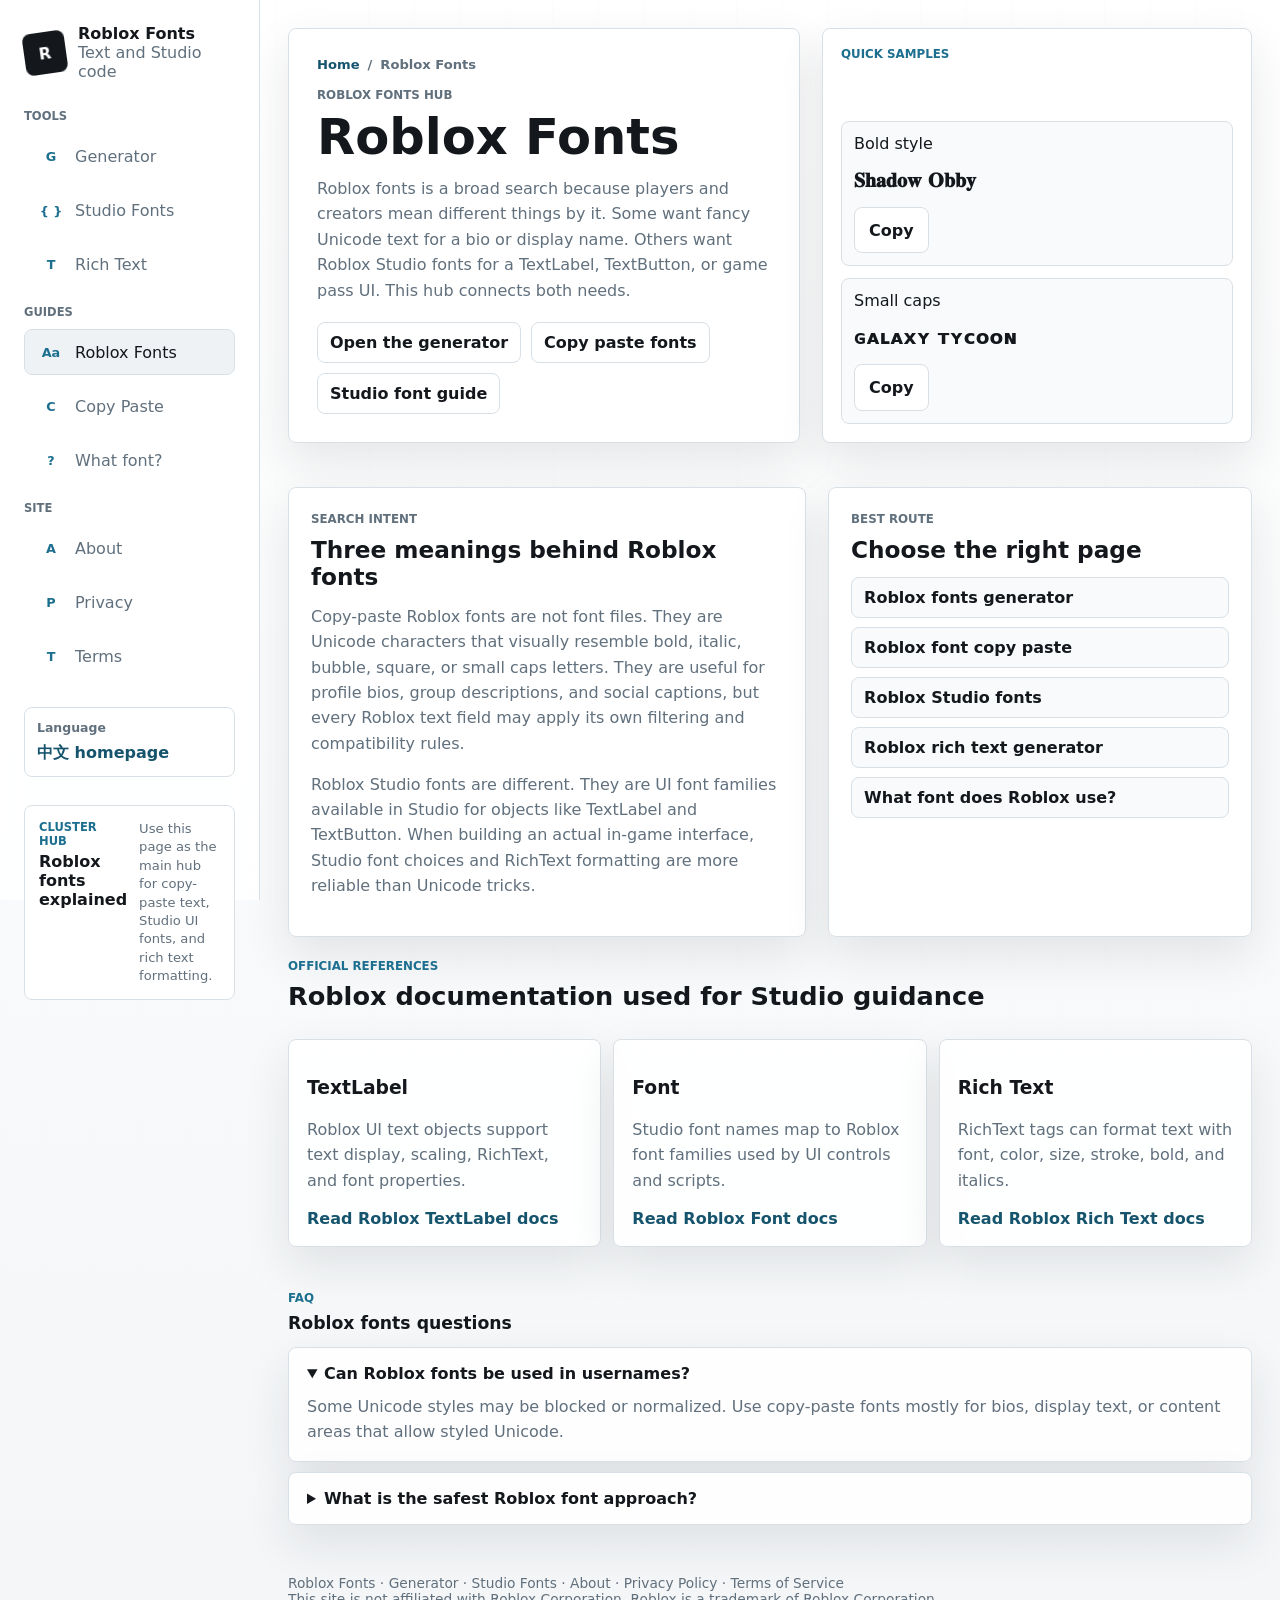
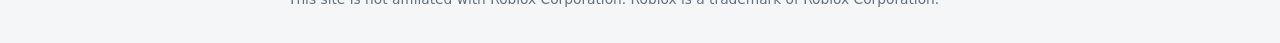
<file: roblox-fonts/index.html>
<!doctype html>
<html lang="en">
  <head>
    <meta charset="UTF-8" />
    <meta name="viewport" content="width=device-width, initial-scale=1.0" />
    <meta
      name="description"
      content="A practical Roblox fonts guide covering copy and paste text, Roblox Studio fonts, rich text, and the tools you can use for bios, display names, and UI code."
    />
    <meta name="robots" content="index, follow" />
    <link rel="canonical" href="https://gamefonttools.com/roblox-fonts/" />
    <link rel="icon" href="/public/favicon.svg" type="image/svg+xml" />
    <link rel="manifest" href="/public/site.webmanifest" />
    <meta name="theme-color" content="#14181d" />
    <script async src="https://www.googletagmanager.com/gtag/js?id=G-G0WJ9WEG4P"></script>
    <script>
      window.dataLayer = window.dataLayer || [];
      function gtag(){dataLayer.push(arguments);}
      gtag('js', new Date());
      gtag('config', 'G-G0WJ9WEG4P');
    </script>

    <title>Roblox Fonts - Copy Paste Text, Studio Fonts, and Rich Text</title>
    <link rel="stylesheet" href="../styles.css" />
    <script type="application/ld+json">
      {
        "@context": "https://schema.org",
        "@type": "FAQPage",
        "mainEntity": [
          {
            "@type": "Question",
            "name": "What are Roblox fonts?",
            "acceptedAnswer": {
              "@type": "Answer",
              "text": "Roblox fonts can mean Unicode copy and paste text, Roblox Studio UI font families, or rich text formatting used inside Roblox experiences."
            }
          },
          {
            "@type": "Question",
            "name": "Are copy and paste Roblox fonts official fonts?",
            "acceptedAnswer": {
              "@type": "Answer",
              "text": "No. Copy and paste styles are usually Unicode characters that look like styled letters. Roblox Studio fonts are the official UI font choices for game interfaces."
            }
          }
        ]
      }
    </script>
    <script type="application/ld+json">
      {
              "@context": "https://schema.org",
              "@type": "BreadcrumbList",
              "itemListElement": [
                      {
                              "@type": "ListItem",
                              "position": 1,
                              "name": "Home",
                              "item": "https://gamefonttools.com/"
                      },
                      {
                              "@type": "ListItem",
                              "position": 2,
                              "name": "Roblox Fonts",
                              "item": "https://gamefonttools.com/roblox-fonts/"
                      }
              ]
      }
    </script>

  </head>
  <body>
    <div class="app-shell">
      <aside class="sidebar">
        <a class="brand" href="../">
          <div class="brand-mark">R</div>
          <div>
            <strong>Roblox Fonts</strong>
            <span>Text and Studio code</span>
          </div>
        </a>
        <nav class="nav-groups" aria-label="Site pages">
          <div class="nav-group">
            <span class="nav-group-label">Tools</span>
            <a class="nav-item" href="../roblox-fonts-generator/"><span class="icon">G</span><span>Generator</span></a>
            <a class="nav-item" href="../roblox-studio-fonts/"><span class="icon">{ }</span><span>Studio Fonts</span></a>
            <a class="nav-item" href="../roblox-rich-text-generator/"><span class="icon">T</span><span>Rich Text</span></a>
          </div>
          <div class="nav-group">
            <span class="nav-group-label">Guides</span>
            <a class="nav-item active" href="../roblox-fonts/"><span class="icon">Aa</span><span>Roblox Fonts</span></a>
            <a class="nav-item" href="../roblox-font-copy-paste/"><span class="icon">C</span><span>Copy Paste</span></a>
            <a class="nav-item" href="../what-font-does-roblox-use/"><span class="icon">?</span><span>What font?</span></a>
          </div>
          <div class="nav-group">
            <span class="nav-group-label">Site</span>
            <a class="nav-item" href="../about/"><span class="icon">A</span><span>About</span></a>
            <a class="nav-item" href="../privacy-policy/"><span class="icon">P</span><span>Privacy</span></a>
            <a class="nav-item" href="../terms-of-service/"><span class="icon">T</span><span>Terms</span></a>
          </div>
        </nav>
        <div class="language-panel static-language-note">
          <label>Language</label>
          <a class="language-link" href="../?lang=zh-CN">中文 homepage</a>
        </div>
        <div class="usage-panel">
          <div>
            <span class="panel-label">Cluster hub</span>
            <strong>Roblox fonts explained</strong>
          </div>
          <p>Use this page as the main hub for copy-paste text, Studio UI fonts, and rich text formatting.</p>
        </div>
      </aside>

      <main class="main seo-layout">
        <section class="seo-hero">
          <article class="seo-card">
            <div class="breadcrumb"><a href="../">Home</a><span>/</span><span>Roblox Fonts</span></div>
            <p class="eyebrow">Roblox fonts hub</p>
            <h1>Roblox Fonts</h1>
            <p>
              Roblox fonts is a broad search because players and creators mean different things by it.
              Some want fancy Unicode text for a bio or display name. Others want Roblox Studio fonts
              for a TextLabel, TextButton, or game pass UI. This hub connects both needs.
            </p>
            <div class="quick-links">
              <a href="../roblox-fonts-generator/">Open the generator</a>
              <a href="../roblox-font-copy-paste/">Copy paste fonts</a>
              <a href="../roblox-studio-fonts/">Studio font guide</a>
            </div>
          </article>

          <aside class="mini-tool">
            <p class="eyebrow">Quick samples</p>
            <div class="sample-grid">
              <div class="sample-row">
                <span>Bold style</span>
                <strong>𝐒𝐡𝐚𝐝𝐨𝐰 𝐎𝐛𝐛𝐲</strong>
                <button class="copy-button" type="button" data-copy-sample="𝐒𝐡𝐚𝐝𝐨𝐰 𝐎𝐛𝐛𝐲">Copy</button>
              </div>
              <div class="sample-row">
                <span>Small caps</span>
                <strong>ɢᴀʟᴀxʏ ᴛʏᴄᴏᴏɴ</strong>
                <button class="copy-button" type="button" data-copy-sample="ɢᴀʟᴀxʏ ᴛʏᴄᴏᴏɴ">Copy</button>
              </div>
            </div>
          </aside>
        </section>

        <section class="content-grid">
          <article class="info-panel">
            <p class="eyebrow">Search intent</p>
            <h2>Three meanings behind Roblox fonts</h2>
            <p>
              Copy-paste Roblox fonts are not font files. They are Unicode characters that visually
              resemble bold, italic, bubble, square, or small caps letters. They are useful for profile
              bios, group descriptions, and social captions, but every Roblox text field may apply its
              own filtering and compatibility rules.
            </p>
            <p>
              Roblox Studio fonts are different. They are UI font families available in Studio for
              objects like TextLabel and TextButton. When building an actual in-game interface, Studio
              font choices and RichText formatting are more reliable than Unicode tricks.
            </p>
          </article>
          <article class="info-panel">
            <p class="eyebrow">Best route</p>
            <h2>Choose the right page</h2>
            <ul class="keyword-list">
              <li><a href="../roblox-fonts-generator/">Roblox fonts generator</a></li>
              <li><a href="../roblox-font-copy-paste/">Roblox font copy paste</a></li>
              <li><a href="../roblox-studio-fonts/">Roblox Studio fonts</a></li>
              <li><a href="../roblox-rich-text-generator/">Roblox rich text generator</a></li>
              <li><a href="../what-font-does-roblox-use/">What font does Roblox use?</a></li>
            </ul>
          </article>
        </section>

        <section class="seo-section">
          <div class="section-head">
            <div>
              <p class="eyebrow">Official references</p>
              <h2>Roblox documentation used for Studio guidance</h2>
            </div>
          </div>
          <div class="source-grid">
            <article class="source-card">
              <h3>TextLabel</h3>
              <p>Roblox UI text objects support text display, scaling, RichText, and font properties.</p>
              <a href="https://create.roblox.com/docs/reference/engine/classes/TextLabel" rel="nofollow">Read Roblox TextLabel docs</a>
            </article>
            <article class="source-card">
              <h3>Font</h3>
              <p>Studio font names map to Roblox font families used by UI controls and scripts.</p>
              <a href="https://create.roblox.com/docs/reference/engine/enums/Font" rel="nofollow">Read Roblox Font docs</a>
            </article>
            <article class="source-card">
              <h3>Rich Text</h3>
              <p>RichText tags can format text with font, color, size, stroke, bold, and italics.</p>
              <a href="https://create.roblox.com/docs/ui/rich-text" rel="nofollow">Read Roblox Rich Text docs</a>
            </article>
          </div>
        </section>

        <section class="faq-section">
          <div class="section-head">
            <div>
              <p class="eyebrow">FAQ</p>
              <h2>Roblox fonts questions</h2>
            </div>
          </div>
          <div class="faq-list">
            <details open>
              <summary>Can Roblox fonts be used in usernames?</summary>
              <p>Some Unicode styles may be blocked or normalized. Use copy-paste fonts mostly for bios, display text, or content areas that allow styled Unicode.</p>
            </details>
            <details>
              <summary>What is the safest Roblox font approach?</summary>
              <p>For players, spaced text and small caps are usually more readable. For creators, Roblox Studio fonts and RichText are more predictable.</p>
            </details>
          </div>
        </section>
        <footer class="footer">
          <p>
            <a href="../roblox-fonts/">Roblox Fonts</a> ·
            <a href="../roblox-fonts-generator/">Generator</a> ·
            <a href="../roblox-studio-fonts/">Studio Fonts</a> ·
            <a href="../about/">About</a> ·
            <a href="../privacy-policy/">Privacy Policy</a> ·
            <a href="../terms-of-service/">Terms of Service</a>
          </p>
          <p>This site is not affiliated with Roblox Corporation. Roblox is a trademark of Roblox Corporation.</p>
        </footer>
      </main>
    </div>
    <script src="../seo-pages.js"></script>
  </body>
</html>
</file>
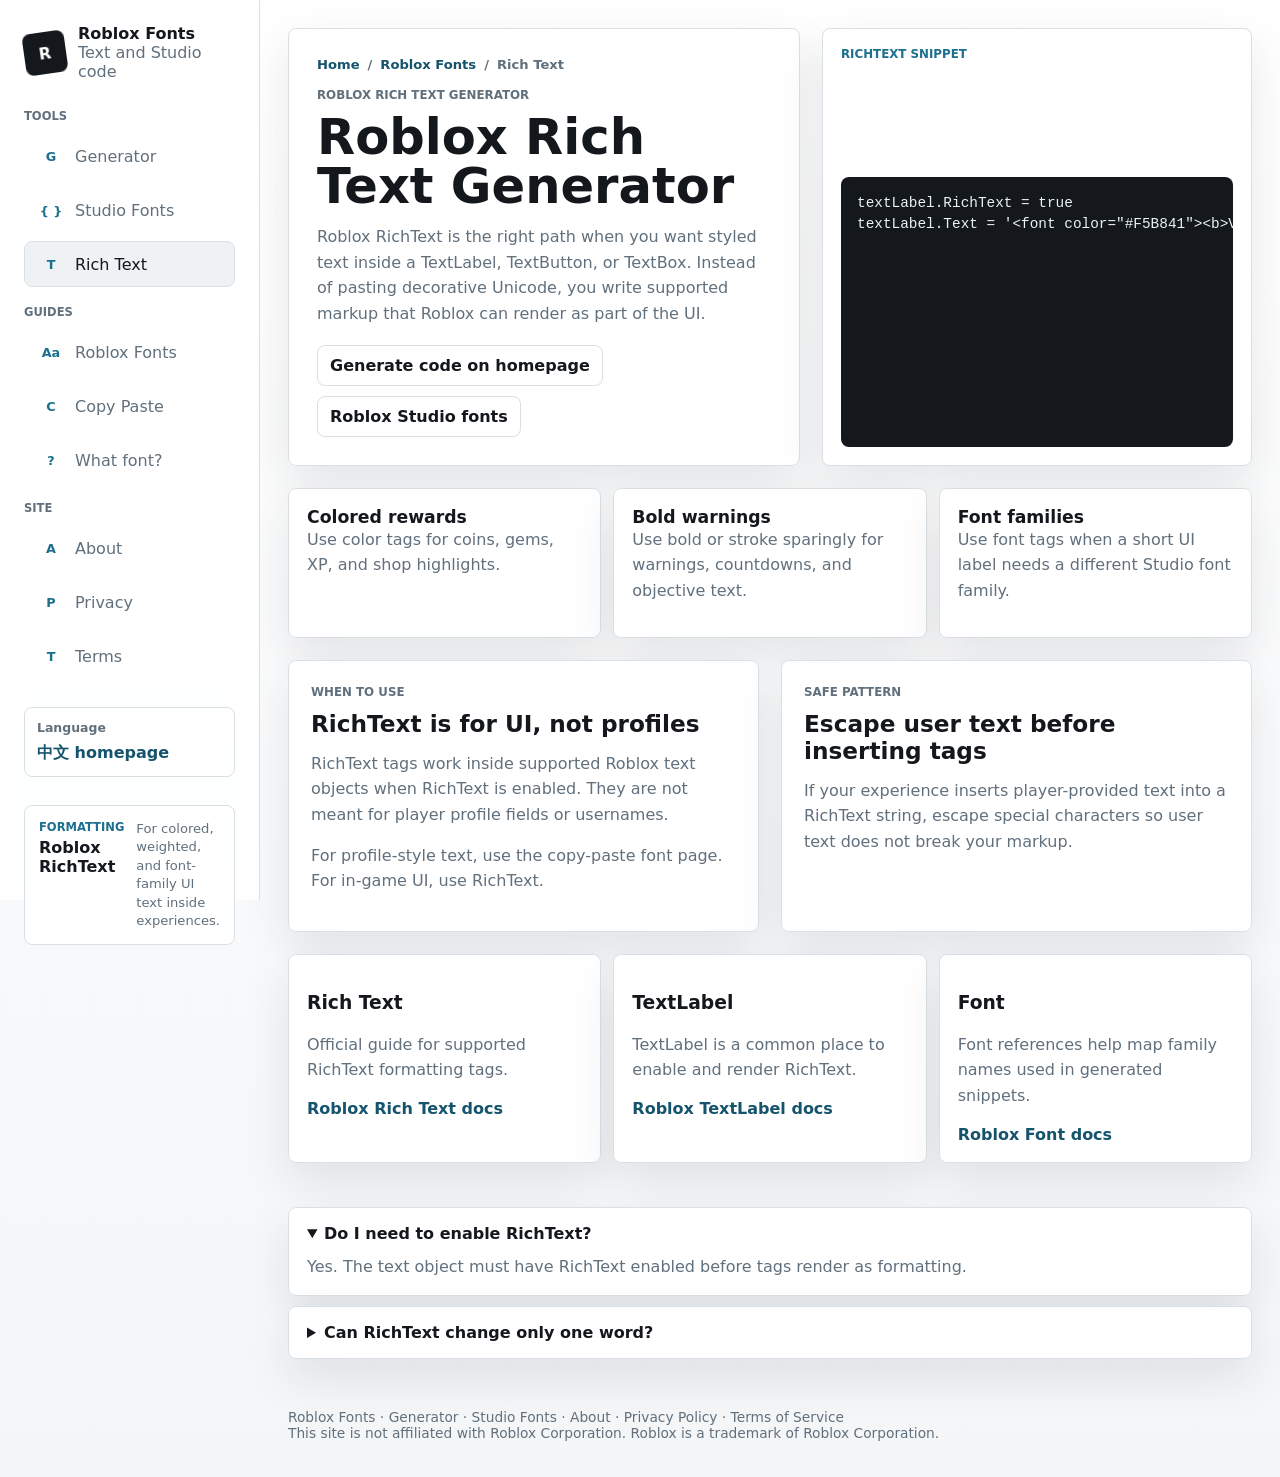
<file: roblox-rich-text-generator/index.html>
<!doctype html>
<html lang="en">
  <head>
    <meta charset="UTF-8" />
    <meta name="viewport" content="width=device-width, initial-scale=1.0" />
    <meta name="description" content="Generate Roblox RichText ideas for colored, bold, italic, sized, and font-family formatted UI text with official Rich Text documentation references." />
    <meta name="robots" content="index, follow" />
    <link rel="canonical" href="https://gamefonttools.com/roblox-rich-text-generator/" />
    <link rel="icon" href="/public/favicon.svg" type="image/svg+xml" />
    <link rel="manifest" href="/public/site.webmanifest" />
    <meta name="theme-color" content="#14181d" />
    <script async src="https://www.googletagmanager.com/gtag/js?id=G-G0WJ9WEG4P"></script>
    <script>
      window.dataLayer = window.dataLayer || [];
      function gtag(){dataLayer.push(arguments);}
      gtag('js', new Date());
      gtag('config', 'G-G0WJ9WEG4P');
    </script>

    <title>Roblox Rich Text Generator - UI Text Tags and Examples</title>
    <link rel="stylesheet" href="../styles.css" />
    <script type="application/ld+json">
      {
        "@context": "https://schema.org",
        "@type": "FAQPage",
        "mainEntity": [
          {
            "@type": "Question",
            "name": "What is Roblox RichText?",
            "acceptedAnswer": {
              "@type": "Answer",
              "text": "RichText lets supported Roblox text objects render inline markup for formatting such as font, color, size, bold, italics, and stroke."
            }
          },
          {
            "@type": "Question",
            "name": "Is RichText better than copy-paste fonts?",
            "acceptedAnswer": {
              "@type": "Answer",
              "text": "For in-game UI, RichText is usually better because it uses supported text object formatting instead of decorative Unicode characters."
            }
          }
        ]
      }
    </script>
    <script type="application/ld+json">
      {
              "@context": "https://schema.org",
              "@type": "BreadcrumbList",
              "itemListElement": [
                      {
                              "@type": "ListItem",
                              "position": 1,
                              "name": "Home",
                              "item": "https://gamefonttools.com/"
                      },
                      {
                              "@type": "ListItem",
                              "position": 2,
                              "name": "Roblox Fonts",
                              "item": "https://gamefonttools.com/roblox-fonts/"
                      },
                      {
                              "@type": "ListItem",
                              "position": 3,
                              "name": "Rich Text Generator",
                              "item": "https://gamefonttools.com/roblox-rich-text-generator/"
                      }
              ]
      }
    </script>

  </head>
  <body>
    <div class="app-shell">
      <aside class="sidebar">
        <a class="brand" href="../"><div class="brand-mark">R</div><div><strong>Roblox Fonts</strong><span>Text and Studio code</span></div></a>
        <nav class="nav-groups" aria-label="Site pages">
          <div class="nav-group">
            <span class="nav-group-label">Tools</span>
            <a class="nav-item" href="../roblox-fonts-generator/"><span class="icon">G</span><span>Generator</span></a>
            <a class="nav-item" href="../roblox-studio-fonts/"><span class="icon">{ }</span><span>Studio Fonts</span></a>
            <a class="nav-item active" href="../roblox-rich-text-generator/"><span class="icon">T</span><span>Rich Text</span></a>
          </div>
          <div class="nav-group">
            <span class="nav-group-label">Guides</span>
            <a class="nav-item" href="../roblox-fonts/"><span class="icon">Aa</span><span>Roblox Fonts</span></a>
            <a class="nav-item" href="../roblox-font-copy-paste/"><span class="icon">C</span><span>Copy Paste</span></a>
            <a class="nav-item" href="../what-font-does-roblox-use/"><span class="icon">?</span><span>What font?</span></a>
          </div>
          <div class="nav-group">
            <span class="nav-group-label">Site</span>
            <a class="nav-item" href="../about/"><span class="icon">A</span><span>About</span></a>
            <a class="nav-item" href="../privacy-policy/"><span class="icon">P</span><span>Privacy</span></a>
            <a class="nav-item" href="../terms-of-service/"><span class="icon">T</span><span>Terms</span></a>
          </div>
        </nav>
        <div class="language-panel static-language-note">
          <label>Language</label>
          <a class="language-link" href="../?lang=zh-CN">中文 homepage</a>
        </div>
        <div class="usage-panel"><div><span class="panel-label">Formatting</span><strong>Roblox RichText</strong></div><p>For colored, weighted, and font-family UI text inside experiences.</p></div>
      </aside>

      <main class="main seo-layout">
        <section class="seo-hero">
          <article class="seo-card">
            <div class="breadcrumb"><a href="../">Home</a><span>/</span><a href="../roblox-fonts/">Roblox Fonts</a><span>/</span><span>Rich Text</span></div>
            <p class="eyebrow">Roblox rich text generator</p>
            <h1>Roblox Rich Text Generator</h1>
            <p>
              Roblox RichText is the right path when you want styled text inside a TextLabel,
              TextButton, or TextBox. Instead of pasting decorative Unicode, you write supported
              markup that Roblox can render as part of the UI.
            </p>
            <div class="quick-links">
              <a href="../#studio-fonts">Generate code on homepage</a>
              <a href="../roblox-studio-fonts/">Roblox Studio fonts</a>
            </div>
          </article>
          <aside class="mini-tool">
            <p class="eyebrow">RichText snippet</p>
            <pre class="code-box"><code>textLabel.RichText = true
textLabel.Text = '&lt;font color="#F5B841"&gt;&lt;b&gt;VIP Reward&lt;/b&gt;&lt;/font&gt;'</code></pre>
          </aside>
        </section>

        <section class="example-grid">
          <article class="example-card"><h2>Colored rewards</h2><p>Use color tags for coins, gems, XP, and shop highlights.</p></article>
          <article class="example-card"><h2>Bold warnings</h2><p>Use bold or stroke sparingly for warnings, countdowns, and objective text.</p></article>
          <article class="example-card"><h2>Font families</h2><p>Use font tags when a short UI label needs a different Studio font family.</p></article>
        </section>

        <section class="text-columns">
          <article class="info-panel">
            <p class="eyebrow">When to use</p>
            <h2>RichText is for UI, not profiles</h2>
            <p>RichText tags work inside supported Roblox text objects when RichText is enabled. They are not meant for player profile fields or usernames.</p>
            <p>For profile-style text, use the <a href="../roblox-font-copy-paste/">copy-paste font page</a>. For in-game UI, use RichText.</p>
          </article>
          <article class="info-panel">
            <p class="eyebrow">Safe pattern</p>
            <h2>Escape user text before inserting tags</h2>
            <p>If your experience inserts player-provided text into a RichText string, escape special characters so user text does not break your markup.</p>
          </article>
        </section>

        <section class="seo-section">
          <div class="source-grid">
            <article class="source-card"><h3>Rich Text</h3><p>Official guide for supported RichText formatting tags.</p><a href="https://create.roblox.com/docs/ui/rich-text" rel="nofollow">Roblox Rich Text docs</a></article>
            <article class="source-card"><h3>TextLabel</h3><p>TextLabel is a common place to enable and render RichText.</p><a href="https://create.roblox.com/docs/reference/engine/classes/TextLabel" rel="nofollow">Roblox TextLabel docs</a></article>
            <article class="source-card"><h3>Font</h3><p>Font references help map family names used in generated snippets.</p><a href="https://create.roblox.com/docs/reference/engine/enums/Font" rel="nofollow">Roblox Font docs</a></article>
          </div>
        </section>

        <section class="faq-section"><div class="faq-list">
          <details open><summary>Do I need to enable RichText?</summary><p>Yes. The text object must have RichText enabled before tags render as formatting.</p></details>
          <details><summary>Can RichText change only one word?</summary><p>Yes. Wrap only the word or phrase you want to format with the relevant tag.</p></details>
        </div></section>
        <footer class="footer">
          <p>
            <a href="../roblox-fonts/">Roblox Fonts</a> ·
            <a href="../roblox-fonts-generator/">Generator</a> ·
            <a href="../roblox-studio-fonts/">Studio Fonts</a> ·
            <a href="../about/">About</a> ·
            <a href="../privacy-policy/">Privacy Policy</a> ·
            <a href="../terms-of-service/">Terms of Service</a>
          </p>
          <p>This site is not affiliated with Roblox Corporation. Roblox is a trademark of Roblox Corporation.</p>
        </footer>
      </main>
    </div>
  </body>
</html>
</file>
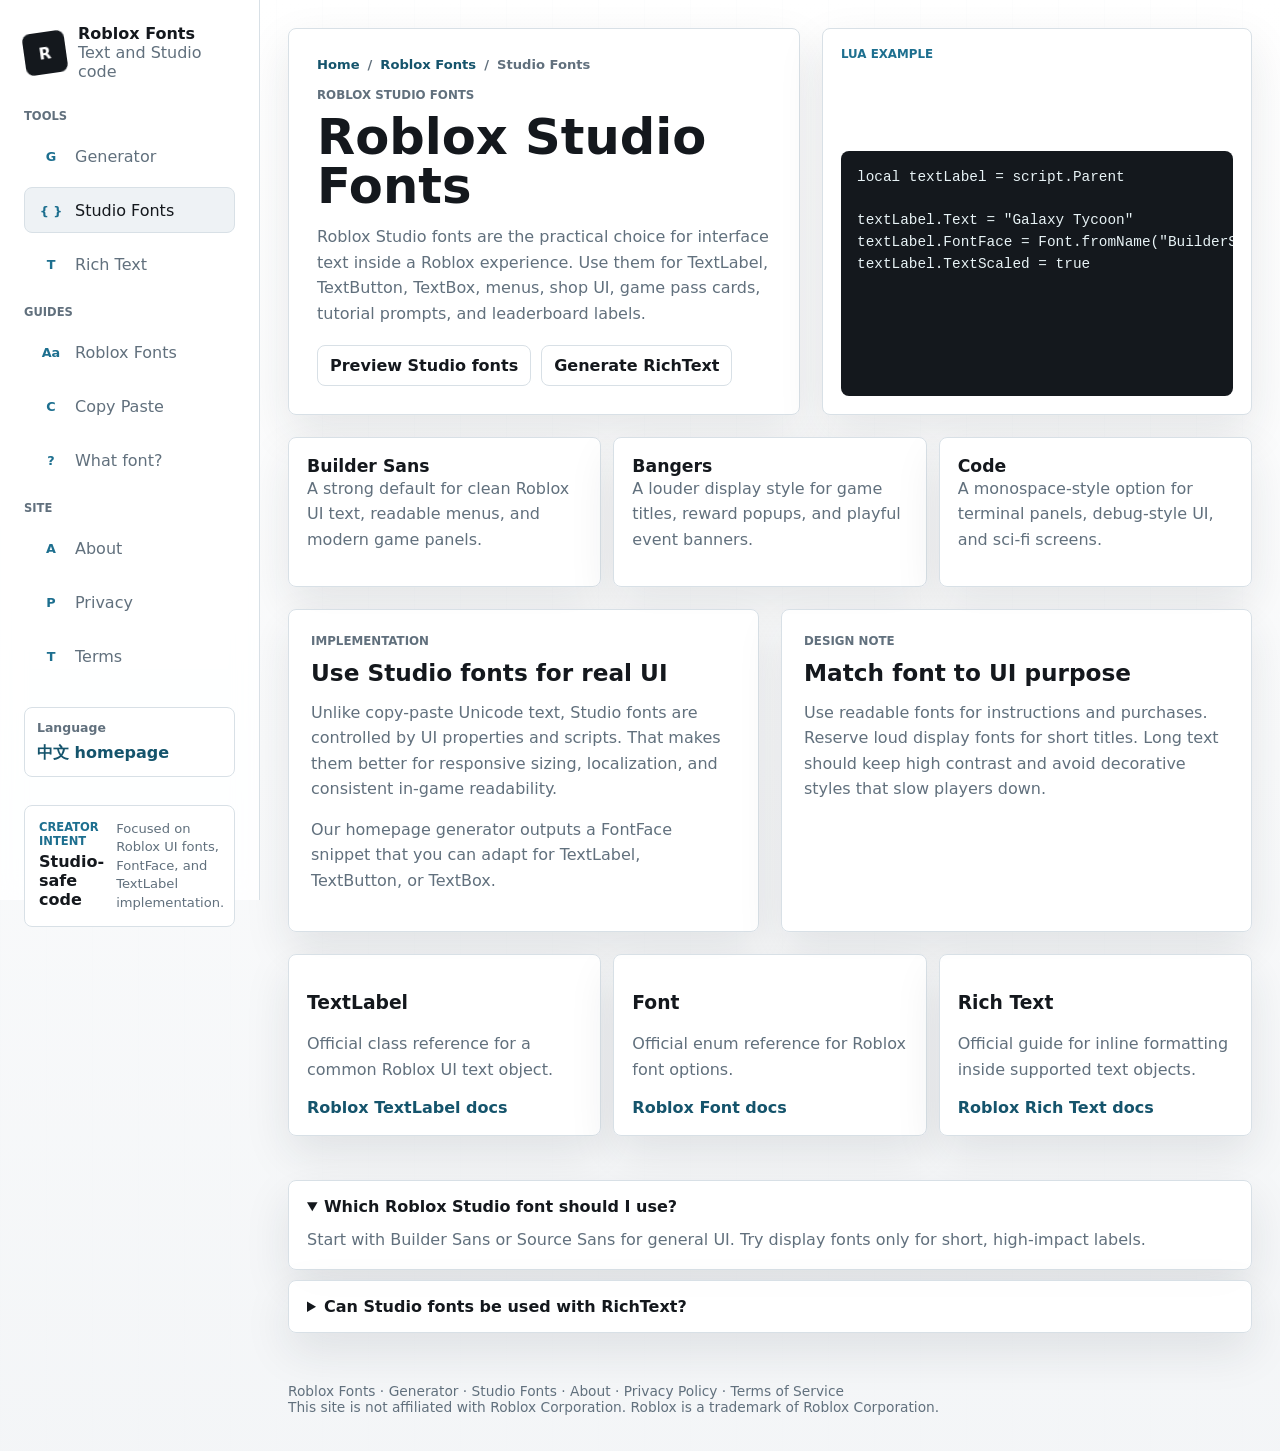
<file: roblox-studio-fonts/index.html>
<!doctype html>
<html lang="en">
  <head>
    <meta charset="UTF-8" />
    <meta name="viewport" content="width=device-width, initial-scale=1.0" />
    <meta name="description" content="Learn Roblox Studio fonts for TextLabel, TextButton, TextBox, FontFace, and Lua UI code with official Roblox documentation references." />
    <meta name="robots" content="index, follow" />
    <link rel="canonical" href="https://gamefonttools.com/roblox-studio-fonts/" />
    <link rel="icon" href="/public/favicon.svg" type="image/svg+xml" />
    <link rel="manifest" href="/public/site.webmanifest" />
    <meta name="theme-color" content="#14181d" />
    <script async src="https://www.googletagmanager.com/gtag/js?id=G-G0WJ9WEG4P"></script>
    <script>
      window.dataLayer = window.dataLayer || [];
      function gtag(){dataLayer.push(arguments);}
      gtag('js', new Date());
      gtag('config', 'G-G0WJ9WEG4P');
    </script>

    <title>Roblox Studio Fonts - FontFace, TextLabel, and Lua Examples</title>
    <link rel="stylesheet" href="../styles.css" />
    <script type="application/ld+json">
      {
        "@context": "https://schema.org",
        "@type": "FAQPage",
        "mainEntity": [
          {
            "@type": "Question",
            "name": "How do I change fonts in Roblox Studio?",
            "acceptedAnswer": {
              "@type": "Answer",
              "text": "Select a UI text object such as TextLabel or TextButton, then set its font properties in Studio or assign FontFace in Lua."
            }
          },
          {
            "@type": "Question",
            "name": "Are Roblox Studio fonts the same as copy-paste fonts?",
            "acceptedAnswer": {
              "@type": "Answer",
              "text": "No. Studio fonts are UI font families used by Roblox experiences. Copy-paste fonts are Unicode characters used as styled text."
            }
          }
        ]
      }
    </script>
    <script type="application/ld+json">
      {
              "@context": "https://schema.org",
              "@type": "BreadcrumbList",
              "itemListElement": [
                      {
                              "@type": "ListItem",
                              "position": 1,
                              "name": "Home",
                              "item": "https://gamefonttools.com/"
                      },
                      {
                              "@type": "ListItem",
                              "position": 2,
                              "name": "Roblox Fonts",
                              "item": "https://gamefonttools.com/roblox-fonts/"
                      },
                      {
                              "@type": "ListItem",
                              "position": 3,
                              "name": "Studio Fonts",
                              "item": "https://gamefonttools.com/roblox-studio-fonts/"
                      }
              ]
      }
    </script>

  </head>
  <body>
    <div class="app-shell">
      <aside class="sidebar">
        <a class="brand" href="../"><div class="brand-mark">R</div><div><strong>Roblox Fonts</strong><span>Text and Studio code</span></div></a>
        <nav class="nav-groups" aria-label="Site pages">
          <div class="nav-group">
            <span class="nav-group-label">Tools</span>
            <a class="nav-item" href="../roblox-fonts-generator/"><span class="icon">G</span><span>Generator</span></a>
            <a class="nav-item active" href="../roblox-studio-fonts/"><span class="icon">{ }</span><span>Studio Fonts</span></a>
            <a class="nav-item" href="../roblox-rich-text-generator/"><span class="icon">T</span><span>Rich Text</span></a>
          </div>
          <div class="nav-group">
            <span class="nav-group-label">Guides</span>
            <a class="nav-item" href="../roblox-fonts/"><span class="icon">Aa</span><span>Roblox Fonts</span></a>
            <a class="nav-item" href="../roblox-font-copy-paste/"><span class="icon">C</span><span>Copy Paste</span></a>
            <a class="nav-item" href="../what-font-does-roblox-use/"><span class="icon">?</span><span>What font?</span></a>
          </div>
          <div class="nav-group">
            <span class="nav-group-label">Site</span>
            <a class="nav-item" href="../about/"><span class="icon">A</span><span>About</span></a>
            <a class="nav-item" href="../privacy-policy/"><span class="icon">P</span><span>Privacy</span></a>
            <a class="nav-item" href="../terms-of-service/"><span class="icon">T</span><span>Terms</span></a>
          </div>
        </nav>
        <div class="language-panel static-language-note">
          <label>Language</label>
          <a class="language-link" href="../?lang=zh-CN">中文 homepage</a>
        </div>
        <div class="usage-panel"><div><span class="panel-label">Creator intent</span><strong>Studio-safe code</strong></div><p>Focused on Roblox UI fonts, FontFace, and TextLabel implementation.</p></div>
      </aside>

      <main class="main seo-layout">
        <section class="seo-hero">
          <article class="seo-card">
            <div class="breadcrumb"><a href="../">Home</a><span>/</span><a href="../roblox-fonts/">Roblox Fonts</a><span>/</span><span>Studio Fonts</span></div>
            <p class="eyebrow">Roblox Studio fonts</p>
            <h1>Roblox Studio Fonts</h1>
            <p>
              Roblox Studio fonts are the practical choice for interface text inside a Roblox
              experience. Use them for TextLabel, TextButton, TextBox, menus, shop UI, game pass
              cards, tutorial prompts, and leaderboard labels.
            </p>
            <div class="quick-links">
              <a href="../#studio-fonts">Preview Studio fonts</a>
              <a href="../roblox-rich-text-generator/">Generate RichText</a>
            </div>
          </article>
          <aside class="mini-tool">
            <p class="eyebrow">Lua example</p>
            <pre class="code-box"><code>local textLabel = script.Parent

textLabel.Text = "Galaxy Tycoon"
textLabel.FontFace = Font.fromName("BuilderSans")
textLabel.TextScaled = true</code></pre>
          </aside>
        </section>

        <section class="example-grid">
          <article class="example-card"><h2>Builder Sans</h2><p>A strong default for clean Roblox UI text, readable menus, and modern game panels.</p></article>
          <article class="example-card"><h2>Bangers</h2><p>A louder display style for game titles, reward popups, and playful event banners.</p></article>
          <article class="example-card"><h2>Code</h2><p>A monospace-style option for terminal panels, debug-style UI, and sci-fi screens.</p></article>
        </section>

        <section class="text-columns">
          <article class="info-panel">
            <p class="eyebrow">Implementation</p>
            <h2>Use Studio fonts for real UI</h2>
            <p>Unlike copy-paste Unicode text, Studio fonts are controlled by UI properties and scripts. That makes them better for responsive sizing, localization, and consistent in-game readability.</p>
            <p>Our homepage generator outputs a FontFace snippet that you can adapt for TextLabel, TextButton, or TextBox.</p>
          </article>
          <article class="info-panel">
            <p class="eyebrow">Design note</p>
            <h2>Match font to UI purpose</h2>
            <p>Use readable fonts for instructions and purchases. Reserve loud display fonts for short titles. Long text should keep high contrast and avoid decorative styles that slow players down.</p>
          </article>
        </section>

        <section class="seo-section">
          <div class="source-grid">
            <article class="source-card"><h3>TextLabel</h3><p>Official class reference for a common Roblox UI text object.</p><a href="https://create.roblox.com/docs/reference/engine/classes/TextLabel" rel="nofollow">Roblox TextLabel docs</a></article>
            <article class="source-card"><h3>Font</h3><p>Official enum reference for Roblox font options.</p><a href="https://create.roblox.com/docs/reference/engine/enums/Font" rel="nofollow">Roblox Font docs</a></article>
            <article class="source-card"><h3>Rich Text</h3><p>Official guide for inline formatting inside supported text objects.</p><a href="https://create.roblox.com/docs/ui/rich-text" rel="nofollow">Roblox Rich Text docs</a></article>
          </div>
        </section>

        <section class="faq-section"><div class="faq-list">
          <details open><summary>Which Roblox Studio font should I use?</summary><p>Start with Builder Sans or Source Sans for general UI. Try display fonts only for short, high-impact labels.</p></details>
          <details><summary>Can Studio fonts be used with RichText?</summary><p>Yes, RichText can format supported text with tags. Check the official Rich Text docs for supported tags and behavior.</p></details>
        </div></section>
        <footer class="footer">
          <p>
            <a href="../roblox-fonts/">Roblox Fonts</a> ·
            <a href="../roblox-fonts-generator/">Generator</a> ·
            <a href="../roblox-studio-fonts/">Studio Fonts</a> ·
            <a href="../about/">About</a> ·
            <a href="../privacy-policy/">Privacy Policy</a> ·
            <a href="../terms-of-service/">Terms of Service</a>
          </p>
          <p>This site is not affiliated with Roblox Corporation. Roblox is a trademark of Roblox Corporation.</p>
        </footer>
      </main>
    </div>
  </body>
</html>
</file>
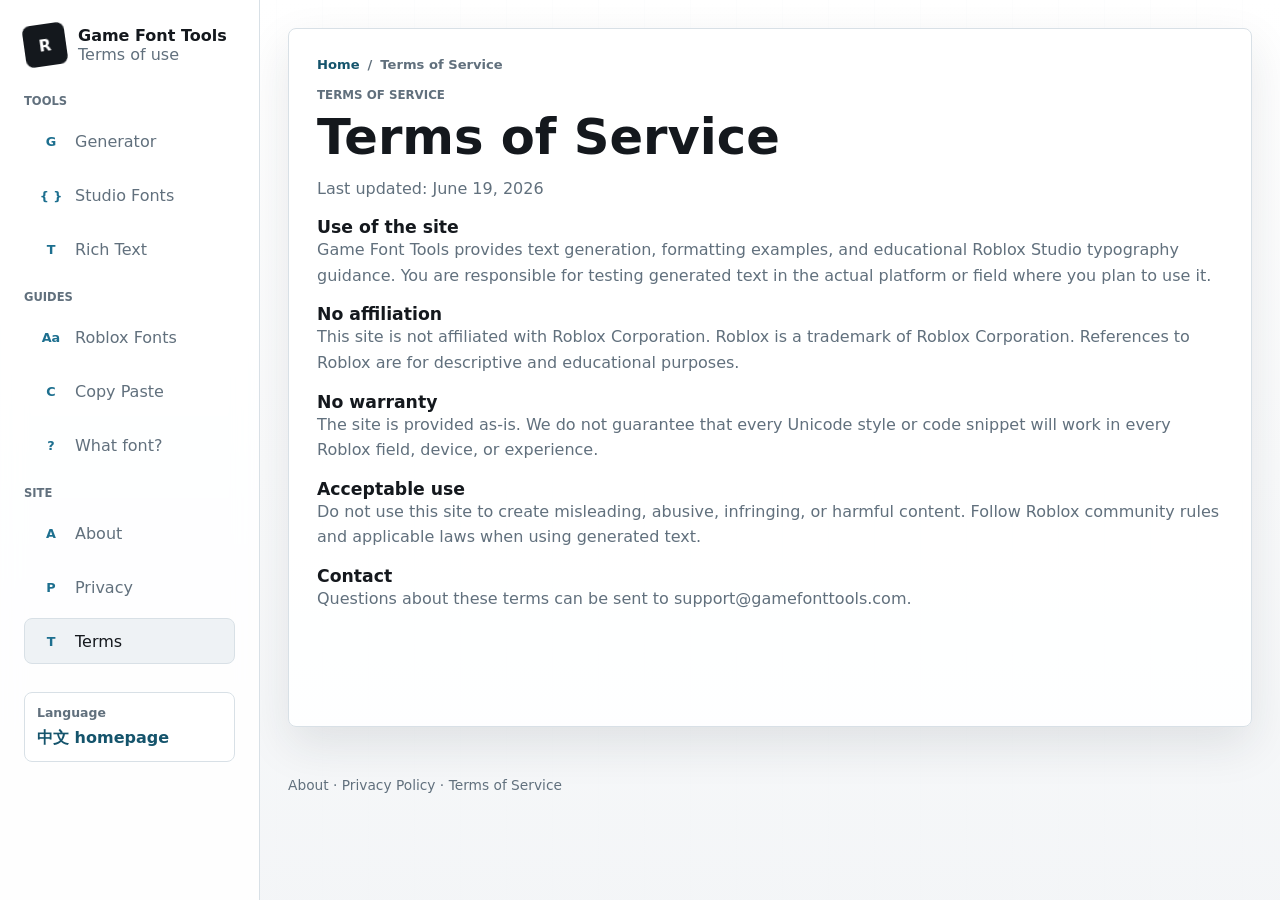
<file: terms-of-service/index.html>
<!doctype html>
<html lang="en">
  <head>
    <meta charset="UTF-8" />
    <meta name="viewport" content="width=device-width, initial-scale=1.0" />
    <meta name="description" content="Terms of Service for Game Font Tools, including acceptable use, disclaimers, and Roblox trademark notice." />
    <meta name="robots" content="index, follow" />
    <link rel="canonical" href="https://gamefonttools.com/terms-of-service/" />
    <link rel="icon" href="/public/favicon.svg" type="image/svg+xml" />
    <link rel="manifest" href="/public/site.webmanifest" />
    <meta name="theme-color" content="#14181d" />
    <title>Terms of Service - Game Font Tools</title>
    <link rel="stylesheet" href="../styles.css" />
    <script async src="https://www.googletagmanager.com/gtag/js?id=G-G0WJ9WEG4P"></script>
    <script>
      window.dataLayer = window.dataLayer || [];
      function gtag(){dataLayer.push(arguments);}
      gtag('js', new Date());
      gtag('config', 'G-G0WJ9WEG4P');
    </script>
    <script type="application/ld+json">
      {
        "@context": "https://schema.org",
        "@type": "BreadcrumbList",
        "itemListElement": [
          { "@type": "ListItem", "position": 1, "name": "Home", "item": "https://gamefonttools.com/" },
          { "@type": "ListItem", "position": 2, "name": "Terms of Service", "item": "https://gamefonttools.com/terms-of-service/" }
        ]
      }
    </script>
  </head>
  <body>
    <div class="app-shell">
      <aside class="sidebar">
        <a class="brand" href="../"><div class="brand-mark">R</div><div><strong>Game Font Tools</strong><span>Terms of use</span></div></a>
        <nav class="nav-groups" aria-label="Site pages">
          <div class="nav-group">
            <span class="nav-group-label">Tools</span>
            <a class="nav-item" href="../roblox-fonts-generator/"><span class="icon">G</span><span>Generator</span></a>
            <a class="nav-item" href="../roblox-studio-fonts/"><span class="icon">{ }</span><span>Studio Fonts</span></a>
            <a class="nav-item" href="../roblox-rich-text-generator/"><span class="icon">T</span><span>Rich Text</span></a>
          </div>
          <div class="nav-group">
            <span class="nav-group-label">Guides</span>
            <a class="nav-item" href="../roblox-fonts/"><span class="icon">Aa</span><span>Roblox Fonts</span></a>
            <a class="nav-item" href="../roblox-font-copy-paste/"><span class="icon">C</span><span>Copy Paste</span></a>
            <a class="nav-item" href="../what-font-does-roblox-use/"><span class="icon">?</span><span>What font?</span></a>
          </div>
          <div class="nav-group">
            <span class="nav-group-label">Site</span>
            <a class="nav-item" href="../about/"><span class="icon">A</span><span>About</span></a>
            <a class="nav-item" href="../privacy-policy/"><span class="icon">P</span><span>Privacy</span></a>
            <a class="nav-item active" href="../terms-of-service/"><span class="icon">T</span><span>Terms</span></a>
          </div>
        </nav>
        <div class="language-panel static-language-note">
          <label>Language</label>
          <a class="language-link" href="../?lang=zh-CN">中文 homepage</a>
        </div>
      </aside>
      <main class="main seo-layout">
        <article class="seo-card">
          <div class="breadcrumb"><a href="../">Home</a><span>/</span><span>Terms of Service</span></div>
          <p class="eyebrow">Terms of service</p>
          <h1>Terms of Service</h1>
          <p>Last updated: June 19, 2026</p>
          <h2>Use of the site</h2>
          <p>
            Game Font Tools provides text generation, formatting examples, and educational Roblox
            Studio typography guidance. You are responsible for testing generated text in the actual
            platform or field where you plan to use it.
          </p>
          <h2>No affiliation</h2>
          <p>
            This site is not affiliated with Roblox Corporation. Roblox is a trademark of Roblox
            Corporation. References to Roblox are for descriptive and educational purposes.
          </p>
          <h2>No warranty</h2>
          <p>
            The site is provided as-is. We do not guarantee that every Unicode style or code snippet
            will work in every Roblox field, device, or experience.
          </p>
          <h2>Acceptable use</h2>
          <p>
            Do not use this site to create misleading, abusive, infringing, or harmful content. Follow
            Roblox community rules and applicable laws when using generated text.
          </p>
          <h2>Contact</h2>
          <p>Questions about these terms can be sent to support@gamefonttools.com.</p>
        </article>
        <footer class="footer">
          <p><a href="../about/">About</a> · <a href="../privacy-policy/">Privacy Policy</a> · <a href="../terms-of-service/">Terms of Service</a></p>
        </footer>
      </main>
    </div>
  </body>
</html>
</file>
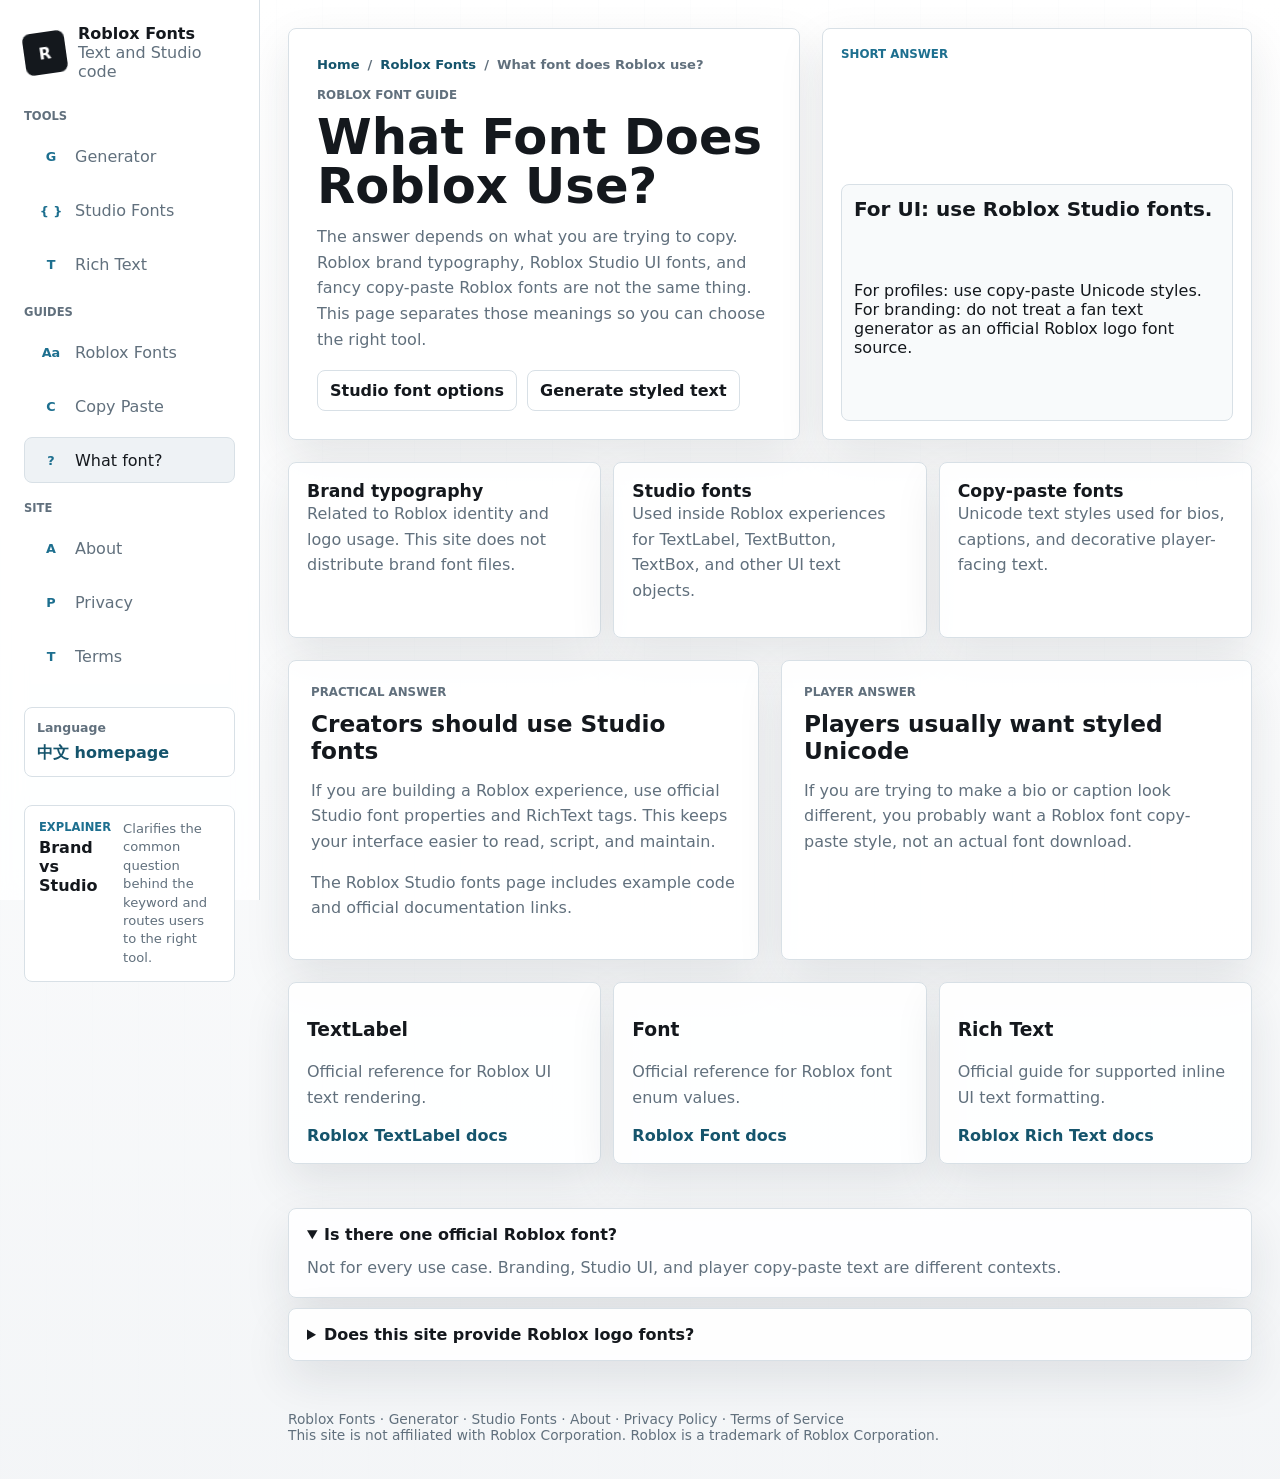
<file: what-font-does-roblox-use/index.html>
<!doctype html>
<html lang="en">
  <head>
    <meta charset="UTF-8" />
    <meta name="viewport" content="width=device-width, initial-scale=1.0" />
    <meta name="description" content="What font does Roblox use? Learn the difference between Roblox brand typography, Roblox Studio fonts, and copy-paste Unicode Roblox fonts." />
    <meta name="robots" content="index, follow" />
    <link rel="canonical" href="https://gamefonttools.com/what-font-does-roblox-use/" />
    <link rel="icon" href="/public/favicon.svg" type="image/svg+xml" />
    <link rel="manifest" href="/public/site.webmanifest" />
    <meta name="theme-color" content="#14181d" />
    <script async src="https://www.googletagmanager.com/gtag/js?id=G-G0WJ9WEG4P"></script>
    <script>
      window.dataLayer = window.dataLayer || [];
      function gtag(){dataLayer.push(arguments);}
      gtag('js', new Date());
      gtag('config', 'G-G0WJ9WEG4P');
    </script>

    <title>What Font Does Roblox Use? Brand Fonts, Studio Fonts, and Copy Text</title>
    <link rel="stylesheet" href="../styles.css" />
    <script type="application/ld+json">
      {
        "@context": "https://schema.org",
        "@type": "FAQPage",
        "mainEntity": [
          {
            "@type": "Question",
            "name": "What font does Roblox use?",
            "acceptedAnswer": {
              "@type": "Answer",
              "text": "There is no single answer for every Roblox surface. Roblox brand typography, Studio UI fonts, and copy-paste Unicode styles are separate topics."
            }
          },
          {
            "@type": "Question",
            "name": "Can I download the Roblox font from this site?",
            "acceptedAnswer": {
              "@type": "Answer",
              "text": "No. This site does not provide Roblox brand font downloads. It focuses on copy-paste text and Studio-safe UI font guidance."
            }
          }
        ]
      }
    </script>
    <script type="application/ld+json">
      {
              "@context": "https://schema.org",
              "@type": "BreadcrumbList",
              "itemListElement": [
                      {
                              "@type": "ListItem",
                              "position": 1,
                              "name": "Home",
                              "item": "https://gamefonttools.com/"
                      },
                      {
                              "@type": "ListItem",
                              "position": 2,
                              "name": "Roblox Fonts",
                              "item": "https://gamefonttools.com/roblox-fonts/"
                      },
                      {
                              "@type": "ListItem",
                              "position": 3,
                              "name": "What Font Does Roblox Use?",
                              "item": "https://gamefonttools.com/what-font-does-roblox-use/"
                      }
              ]
      }
    </script>

  </head>
  <body>
    <div class="app-shell">
      <aside class="sidebar">
        <a class="brand" href="../"><div class="brand-mark">R</div><div><strong>Roblox Fonts</strong><span>Text and Studio code</span></div></a>
        <nav class="nav-groups" aria-label="Site pages">
          <div class="nav-group">
            <span class="nav-group-label">Tools</span>
            <a class="nav-item" href="../roblox-fonts-generator/"><span class="icon">G</span><span>Generator</span></a>
            <a class="nav-item" href="../roblox-studio-fonts/"><span class="icon">{ }</span><span>Studio Fonts</span></a>
            <a class="nav-item" href="../roblox-rich-text-generator/"><span class="icon">T</span><span>Rich Text</span></a>
          </div>
          <div class="nav-group">
            <span class="nav-group-label">Guides</span>
            <a class="nav-item" href="../roblox-fonts/"><span class="icon">Aa</span><span>Roblox Fonts</span></a>
            <a class="nav-item" href="../roblox-font-copy-paste/"><span class="icon">C</span><span>Copy Paste</span></a>
            <a class="nav-item active" href="../what-font-does-roblox-use/"><span class="icon">?</span><span>What font?</span></a>
          </div>
          <div class="nav-group">
            <span class="nav-group-label">Site</span>
            <a class="nav-item" href="../about/"><span class="icon">A</span><span>About</span></a>
            <a class="nav-item" href="../privacy-policy/"><span class="icon">P</span><span>Privacy</span></a>
            <a class="nav-item" href="../terms-of-service/"><span class="icon">T</span><span>Terms</span></a>
          </div>
        </nav>
        <div class="language-panel static-language-note">
          <label>Language</label>
          <a class="language-link" href="../?lang=zh-CN">中文 homepage</a>
        </div>
        <div class="usage-panel"><div><span class="panel-label">Explainer</span><strong>Brand vs Studio</strong></div><p>Clarifies the common question behind the keyword and routes users to the right tool.</p></div>
      </aside>

      <main class="main seo-layout">
        <section class="seo-hero">
          <article class="seo-card">
            <div class="breadcrumb"><a href="../">Home</a><span>/</span><a href="../roblox-fonts/">Roblox Fonts</a><span>/</span><span>What font does Roblox use?</span></div>
            <p class="eyebrow">Roblox font guide</p>
            <h1>What Font Does Roblox Use?</h1>
            <p>
              The answer depends on what you are trying to copy. Roblox brand typography, Roblox
              Studio UI fonts, and fancy copy-paste Roblox fonts are not the same thing. This page
              separates those meanings so you can choose the right tool.
            </p>
            <div class="quick-links">
              <a href="../roblox-studio-fonts/">Studio font options</a>
              <a href="../roblox-fonts-generator/">Generate styled text</a>
            </div>
          </article>
          <aside class="mini-tool">
            <p class="eyebrow">Short answer</p>
            <div class="sample-row">
              <strong>For UI: use Roblox Studio fonts.</strong>
              <span>For profiles: use copy-paste Unicode styles. For branding: do not treat a fan text generator as an official Roblox logo font source.</span>
            </div>
          </aside>
        </section>

        <section class="example-grid">
          <article class="example-card"><h2>Brand typography</h2><p>Related to Roblox identity and logo usage. This site does not distribute brand font files.</p></article>
          <article class="example-card"><h2>Studio fonts</h2><p>Used inside Roblox experiences for TextLabel, TextButton, TextBox, and other UI text objects.</p></article>
          <article class="example-card"><h2>Copy-paste fonts</h2><p>Unicode text styles used for bios, captions, and decorative player-facing text.</p></article>
        </section>

        <section class="text-columns">
          <article class="info-panel">
            <p class="eyebrow">Practical answer</p>
            <h2>Creators should use Studio fonts</h2>
            <p>If you are building a Roblox experience, use official Studio font properties and RichText tags. This keeps your interface easier to read, script, and maintain.</p>
            <p>The <a href="../roblox-studio-fonts/">Roblox Studio fonts page</a> includes example code and official documentation links.</p>
          </article>
          <article class="info-panel">
            <p class="eyebrow">Player answer</p>
            <h2>Players usually want styled Unicode</h2>
            <p>If you are trying to make a bio or caption look different, you probably want a <a href="../roblox-font-copy-paste/">Roblox font copy-paste style</a>, not an actual font download.</p>
          </article>
        </section>

        <section class="seo-section">
          <div class="source-grid">
            <article class="source-card"><h3>TextLabel</h3><p>Official reference for Roblox UI text rendering.</p><a href="https://create.roblox.com/docs/reference/engine/classes/TextLabel" rel="nofollow">Roblox TextLabel docs</a></article>
            <article class="source-card"><h3>Font</h3><p>Official reference for Roblox font enum values.</p><a href="https://create.roblox.com/docs/reference/engine/enums/Font" rel="nofollow">Roblox Font docs</a></article>
            <article class="source-card"><h3>Rich Text</h3><p>Official guide for supported inline UI text formatting.</p><a href="https://create.roblox.com/docs/ui/rich-text" rel="nofollow">Roblox Rich Text docs</a></article>
          </div>
        </section>

        <section class="faq-section"><div class="faq-list">
          <details open><summary>Is there one official Roblox font?</summary><p>Not for every use case. Branding, Studio UI, and player copy-paste text are different contexts.</p></details>
          <details><summary>Does this site provide Roblox logo fonts?</summary><p>No. It provides practical text generation and Studio font guidance, not official brand font downloads.</p></details>
        </div></section>
        <footer class="footer">
          <p>
            <a href="../roblox-fonts/">Roblox Fonts</a> ·
            <a href="../roblox-fonts-generator/">Generator</a> ·
            <a href="../roblox-studio-fonts/">Studio Fonts</a> ·
            <a href="../about/">About</a> ·
            <a href="../privacy-policy/">Privacy Policy</a> ·
            <a href="../terms-of-service/">Terms of Service</a>
          </p>
          <p>This site is not affiliated with Roblox Corporation. Roblox is a trademark of Roblox Corporation.</p>
        </footer>
      </main>
    </div>
  </body>
</html>
</file>
<file: styles.css>
:root {
  color-scheme: light;
  --bg: #f3f5f7;
  --surface: #ffffff;
  --surface-2: #eef2f5;
  --surface-3: #f8fafb;
  --ink: #14181d;
  --muted: #61707d;
  --line: #d8e0e6;
  --accent: #1d6f8f;
  --accent-strong: #15546c;
  --accent-soft: #dff0f4;
  --yellow: #f5b841;
  --green: #2d7d61;
  --rose: #ab4967;
  --shadow: 0 18px 46px rgba(29, 41, 50, 0.1);
}

* {
  box-sizing: border-box;
}

html {
  scroll-behavior: smooth;
}

body {
  margin: 0;
  min-height: 100vh;
  background:
    linear-gradient(180deg, rgba(255, 255, 255, 0.78), rgba(243, 245, 247, 0.96)),
    repeating-linear-gradient(90deg, rgba(29, 111, 143, 0.05) 0 1px, transparent 1px 46px);
  color: var(--ink);
  font-family:
    Inter, ui-sans-serif, system-ui, -apple-system, BlinkMacSystemFont, "Segoe UI",
    sans-serif;
}

button,
input,
select {
  font: inherit;
}

button,
a {
  -webkit-tap-highlight-color: transparent;
}

button {
  cursor: pointer;
}

a {
  color: inherit;
  text-decoration: none;
}

.app-shell {
  display: grid;
  grid-template-columns: 260px minmax(0, 1fr);
  min-height: 100vh;
}

.sidebar {
  position: sticky;
  top: 0;
  display: flex;
  flex-direction: column;
  gap: 28px;
  height: 100vh;
  padding: 24px;
  border-right: 1px solid var(--line);
  background: rgba(255, 255, 255, 0.86);
  backdrop-filter: blur(12px);
}

.brand,
.nav-item,
.panel-head,
.section-head,
.font-card,
.style-card-header,
.usage-panel {
  display: flex;
  align-items: center;
}

.brand {
  gap: 12px;
}

.brand-mark {
  display: grid;
  place-items: center;
  flex: 0 0 auto;
  width: 42px;
  height: 42px;
  border-radius: 8px;
  background: var(--ink);
  color: #fff;
  font-weight: 900;
  transform: rotate(-8deg);
}

.brand strong,
.brand span,
.panel-label {
  display: block;
}

.brand span,
.usage-panel p,
.hero p,
.info-panel p,
.faq-list p,
.footer,
.style-meta,
.studio-preview span {
  color: var(--muted);
}

.nav-list,
.nav-groups,
.nav-group {
  display: grid;
  gap: 8px;
}

.nav-groups {
  gap: 18px;
}

.nav-group-label {
  display: block;
  margin: 0 0 2px;
  color: var(--muted);
  font-size: 0.72rem;
  font-weight: 900;
  text-transform: uppercase;
}

.language-panel {
  display: grid;
  gap: 8px;
}

.language-panel label {
  color: var(--muted);
  font-size: 0.78rem;
  font-weight: 850;
}

.static-language-note {
  padding: 12px;
  border: 1px solid var(--line);
  border-radius: 8px;
  background: var(--surface);
}

.language-link {
  color: var(--accent-strong);
  font-weight: 900;
}

.nav-item {
  gap: 10px;
  width: 100%;
  min-height: 42px;
  padding: 10px 12px;
  border: 1px solid transparent;
  border-radius: 8px;
  background: transparent;
  color: var(--muted);
  text-align: left;
}

.nav-item.active,
.nav-item:hover,
.nav-item:focus-visible {
  border-color: var(--line);
  background: var(--surface-2);
  color: var(--ink);
}

.icon {
  display: grid;
  place-items: center;
  flex: 0 0 auto;
  width: 28px;
  height: 24px;
  color: var(--accent);
  font-size: 0.8rem;
  font-weight: 900;
}

.usage-panel {
  align-items: flex-start;
  gap: 12px;
  margin-top: auto;
  padding: 14px;
  border: 1px solid var(--line);
  border-radius: 8px;
  background: var(--surface);
}

.panel-label {
  margin-bottom: 4px;
  color: var(--accent);
  font-size: 0.72rem;
  font-weight: 900;
  text-transform: uppercase;
}

.usage-panel p {
  margin: 0;
  font-size: 0.82rem;
  line-height: 1.4;
}

.main {
  padding: 28px;
}

.intro-strip {
  display: grid;
  grid-template-columns: minmax(0, 1fr) auto;
  gap: 18px;
  align-items: center;
  margin-bottom: 18px;
  padding: 20px;
  border: 1px solid var(--line);
  border-radius: 8px;
  background:
    linear-gradient(135deg, rgba(255, 255, 255, 0.96), rgba(223, 240, 244, 0.64)),
    radial-gradient(circle at top right, rgba(245, 184, 65, 0.18), transparent 32%);
  box-shadow: var(--shadow);
}

.intro-copy h1 {
  max-width: 920px;
  margin-bottom: 10px;
  font-size: clamp(1.9rem, 2.85vw, 2.8rem);
  line-height: 1;
}

.intro-copy p:not(.eyebrow) {
  max-width: 820px;
  margin-bottom: 0;
  color: var(--muted);
  font-size: 1.02rem;
  line-height: 1.5;
}

.hero {
  display: grid;
  grid-template-columns: minmax(0, 1fr) minmax(320px, 460px);
  gap: 22px;
  align-items: stretch;
  margin-bottom: 22px;
}

.hero-copy,
.tool-panel,
.panel,
.info-panel,
.faq-list details {
  border: 1px solid var(--line);
  border-radius: 8px;
  background: rgba(255, 255, 255, 0.94);
  box-shadow: var(--shadow);
}

.hero-copy {
  min-height: 330px;
  padding: 32px;
  background:
    linear-gradient(135deg, rgba(255, 255, 255, 0.96), rgba(223, 240, 244, 0.72)),
    radial-gradient(circle at top right, rgba(245, 184, 65, 0.28), transparent 34%);
}

.eyebrow {
  margin: 0 0 8px;
  color: var(--accent);
  font-size: 0.74rem;
  font-weight: 900;
  letter-spacing: 0;
  text-transform: uppercase;
}

h1,
h2,
p {
  margin-top: 0;
}

h1 {
  max-width: 760px;
  margin-bottom: 14px;
  font-size: 3.8rem;
  line-height: 0.98;
  letter-spacing: 0;
}

h2 {
  margin-bottom: 0;
  font-size: 1.08rem;
  letter-spacing: 0;
}

.hero-copy p:not(.eyebrow) {
  max-width: 670px;
  font-size: 1.05rem;
  line-height: 1.55;
}

.hero-actions {
  display: flex;
  flex-wrap: wrap;
  gap: 10px;
  margin-top: 24px;
}

.intro-strip .hero-actions {
  justify-content: flex-end;
  max-width: 430px;
  margin-top: 0;
}

.chip,
.tab,
.primary,
.secondary,
.copy-button {
  min-height: 40px;
  border-radius: 8px;
  font-weight: 850;
}

.chip,
.tab {
  padding: 0 12px;
  border: 1px solid var(--line);
  background: var(--surface);
  color: var(--ink);
}

.chip.active,
.chip:hover,
.tab.active,
.tab:hover {
  border-color: var(--accent);
  background: var(--accent-soft);
  color: var(--accent-strong);
}

.tool-panel {
  display: grid;
  align-content: start;
  gap: 16px;
  padding: 22px;
}

.inline-tool-panel {
  padding: 0 0 16px;
  border: 0;
  border-bottom: 1px solid var(--line);
  border-radius: 0;
  background: transparent;
  box-shadow: none;
}

.tool-panel label,
.controls-grid label {
  display: grid;
  gap: 8px;
  color: var(--muted);
  font-size: 0.82rem;
  font-weight: 850;
}

.input-row {
  display: grid;
  grid-template-columns: minmax(0, 1fr) auto;
  gap: 10px;
}

input,
select {
  width: 100%;
  min-height: 46px;
  padding: 0 13px;
  border: 1px solid var(--line);
  border-radius: 8px;
  background: var(--surface);
  color: var(--ink);
}

input {
  font-size: 1.04rem;
  font-weight: 800;
}

input:focus,
select:focus,
button:focus-visible,
a:focus-visible {
  outline: 3px solid rgba(29, 111, 143, 0.2);
  outline-offset: 2px;
}

.controls-grid {
  display: grid;
  grid-template-columns: 1fr 1fr;
  gap: 12px;
}

.primary,
.secondary,
.copy-button {
  padding: 0 14px;
}

.primary {
  border: 1px solid var(--accent);
  background: var(--accent);
  color: #fff;
}

.primary:hover {
  background: var(--accent-strong);
}

.secondary,
.copy-button {
  border: 1px solid var(--line);
  background: var(--surface);
  color: var(--ink);
}

.secondary:hover,
.copy-button:hover {
  background: var(--surface-2);
}

.workspace-grid {
  display: grid;
  grid-template-columns: minmax(360px, 1.1fr) minmax(330px, 0.9fr);
  gap: 22px;
  align-items: start;
}

.tool-workspace {
  display: grid;
  grid-template-columns: minmax(420px, 1.15fr) minmax(330px, 0.85fr);
  gap: 22px;
  align-items: start;
}

.generator-panel {
  gap: 16px;
}

.sticky-studio {
  position: sticky;
  top: 22px;
}

.panel {
  display: grid;
  gap: 16px;
  padding: 18px;
}

.panel-head,
.section-head,
.style-card-header {
  justify-content: space-between;
  gap: 12px;
}

.status-pill {
  flex: 0 0 auto;
  padding: 6px 9px;
  border-radius: 999px;
  background: var(--accent-soft);
  color: var(--accent-strong);
  font-size: 0.76rem;
  font-weight: 900;
}

.tabs,
.code-switch {
  display: flex;
  flex-wrap: wrap;
  gap: 8px;
}

.font-results {
  display: grid;
  gap: 10px;
}

.style-card {
  display: grid;
  gap: 11px;
  min-width: 0;
  padding: 14px;
  border: 1px solid var(--line);
  border-radius: 8px;
  background: var(--surface-3);
}

.style-name {
  color: var(--muted);
  font-size: 0.76rem;
  font-weight: 900;
  text-transform: uppercase;
}

.style-preview {
  overflow-wrap: anywhere;
  color: var(--ink);
  font-size: 1.72rem;
  font-weight: 900;
  line-height: 1.12;
}

.style-meta {
  display: flex;
  flex-wrap: wrap;
  gap: 7px;
  font-size: 0.78rem;
  font-weight: 800;
}

.tag {
  padding: 4px 7px;
  border-radius: 999px;
  background: #eef2f5;
}

.tag.safe {
  background: rgba(45, 125, 97, 0.13);
  color: var(--green);
}

.tag.display {
  background: rgba(171, 73, 103, 0.13);
  color: var(--rose);
}

.studio-preview {
  display: grid;
  gap: 6px;
  min-height: 150px;
  padding: 18px;
  border: 1px solid var(--line);
  border-radius: 8px;
  background:
    linear-gradient(135deg, #172126, #23333b),
    var(--ink);
  color: #fff;
}

.studio-preview span {
  color: rgba(255, 255, 255, 0.68);
  font-size: 0.78rem;
  font-weight: 850;
  text-transform: uppercase;
}

.studio-preview strong {
  font-size: 0.95rem;
}

.studio-preview p {
  margin: auto 0 0;
  overflow-wrap: anywhere;
  font-size: 2.7rem;
  font-weight: 900;
  line-height: 1.05;
}

.font-picker {
  display: grid;
  grid-template-columns: repeat(2, minmax(0, 1fr));
  gap: 10px;
}

.font-card {
  justify-content: space-between;
  gap: 10px;
  min-height: 60px;
  padding: 10px;
  border: 1px solid var(--line);
  border-radius: 8px;
  background: var(--surface-3);
  text-align: left;
}

.font-card.active {
  border-color: var(--accent);
  background: var(--accent-soft);
}

.font-card span {
  display: block;
  color: var(--muted);
  font-size: 0.72rem;
  font-weight: 850;
}

.font-card strong {
  display: block;
  margin-bottom: 3px;
}

.code-box {
  overflow: auto;
  min-height: 174px;
  margin: 0;
  padding: 16px;
  border-radius: 8px;
  background: #14181d;
  color: #e8f3f6;
  font-size: 0.9rem;
  line-height: 1.5;
}

.content-grid {
  display: grid;
  grid-template-columns: minmax(0, 1.1fr) minmax(280px, 0.9fr);
  gap: 22px;
  margin-top: 22px;
}

.info-panel {
  padding: 22px;
}

.info-panel h2 {
  margin-bottom: 14px;
  font-size: 1.45rem;
}

.info-panel p {
  line-height: 1.58;
}

.keyword-list {
  display: grid;
  gap: 9px;
  margin: 0;
  padding: 0;
  list-style: none;
}

.keyword-list li {
  padding: 10px 12px;
  border: 1px solid var(--line);
  border-radius: 8px;
  background: var(--surface-3);
  font-weight: 800;
}

.faq-section {
  margin-top: 22px;
}

.section-head {
  margin-bottom: 14px;
}

.faq-list {
  display: grid;
  gap: 10px;
}

.faq-list details {
  padding: 16px 18px;
}

.faq-list summary {
  cursor: pointer;
  font-weight: 900;
}

.faq-list p {
  margin: 12px 0 0;
  line-height: 1.55;
}

.footer {
  padding: 28px 0 8px;
  font-size: 0.86rem;
}

.footer p {
  margin-bottom: 0;
}

.seo-layout {
  display: grid;
  gap: 22px;
}

.seo-hero {
  display: grid;
  grid-template-columns: minmax(0, 1fr) minmax(300px, 430px);
  gap: 22px;
  align-items: stretch;
}

.seo-card,
.source-card,
.example-card {
  border: 1px solid var(--line);
  border-radius: 8px;
  background: rgba(255, 255, 255, 0.94);
  box-shadow: var(--shadow);
}

.seo-card {
  padding: 28px;
}

.seo-card h1 {
  font-size: 3.1rem;
}

.seo-card p,
.source-card p,
.example-card p {
  color: var(--muted);
  line-height: 1.6;
}

.mini-tool {
  display: grid;
  gap: 12px;
  padding: 18px;
  border: 1px solid var(--line);
  border-radius: 8px;
  background: var(--surface);
  box-shadow: var(--shadow);
}

.mini-tool input {
  width: 100%;
}

.sample-grid,
.source-grid,
.related-grid,
.example-grid {
  display: grid;
  gap: 12px;
}

.sample-grid {
  grid-template-columns: 1fr;
}

.sample-row,
.related-link {
  display: grid;
  gap: 8px;
  padding: 12px;
  border: 1px solid var(--line);
  border-radius: 8px;
  background: var(--surface-3);
}

.sample-row strong {
  overflow-wrap: anywhere;
  font-size: 1.25rem;
}

.sample-row button {
  justify-self: start;
}

.seo-section {
  display: grid;
  gap: 14px;
}

.seo-section h2 {
  font-size: 1.6rem;
}

.text-columns {
  display: grid;
  grid-template-columns: repeat(2, minmax(0, 1fr));
  gap: 22px;
}

.source-grid,
.related-grid,
.example-grid {
  grid-template-columns: repeat(3, minmax(0, 1fr));
}

.source-card,
.example-card {
  padding: 18px;
}

.source-card a,
.related-link {
  color: var(--accent-strong);
  font-weight: 900;
}

.related-link span {
  color: var(--muted);
  font-weight: 700;
  line-height: 1.45;
}

.breadcrumb {
  display: flex;
  flex-wrap: wrap;
  gap: 8px;
  margin-bottom: 14px;
  color: var(--muted);
  font-size: 0.82rem;
  font-weight: 800;
}

.breadcrumb a {
  color: var(--accent-strong);
}

.quick-links {
  display: flex;
  flex-wrap: wrap;
  gap: 10px;
  margin-top: 18px;
}

.quick-links a {
  min-height: 40px;
  padding: 10px 12px;
  border: 1px solid var(--line);
  border-radius: 8px;
  background: var(--surface);
  font-weight: 850;
}

.quick-links a:hover {
  border-color: var(--accent);
  background: var(--accent-soft);
  color: var(--accent-strong);
}

.toast {
  position: fixed;
  right: 24px;
  bottom: 24px;
  z-index: 10;
  max-width: min(360px, calc(100vw - 32px));
  padding: 12px 14px;
  border: 1px solid var(--line);
  border-radius: 8px;
  background: var(--ink);
  color: #fff;
  box-shadow: var(--shadow);
  font-weight: 850;
}

@media (max-width: 1080px) {
  .app-shell {
    grid-template-columns: 1fr;
  }

  .sidebar {
    position: static;
    height: auto;
    border-right: 0;
    border-bottom: 1px solid var(--line);
  }

  .nav-list {
    grid-template-columns: repeat(4, minmax(0, 1fr));
  }

  .usage-panel {
    margin-top: 0;
  }

  .intro-strip,
  .hero,
  .seo-hero,
  .tool-workspace,
  .workspace-grid,
  .content-grid {
    grid-template-columns: 1fr;
  }

  .intro-strip {
    align-items: start;
  }

  .sticky-studio {
    position: static;
  }

  h1 {
    font-size: 3rem;
  }

  .studio-preview p {
    font-size: 2.35rem;
  }
}

@media (max-width: 720px) {
  .main,
  .sidebar {
    padding: 18px;
  }

  .nav-list {
    grid-template-columns: 1fr 1fr;
  }

  .nav-groups {
    gap: 12px;
  }

  .nav-group {
    grid-template-columns: repeat(2, minmax(0, 1fr));
    gap: 6px;
  }

  .nav-group-label {
    grid-column: 1 / -1;
  }

  .intro-strip {
    padding: 20px;
  }

  .intro-copy h1 {
    font-size: 2.15rem;
  }

  .intro-copy p:not(.eyebrow) {
    font-size: 0.95rem;
  }

  .intro-strip .hero-actions {
    justify-content: flex-start;
    max-width: none;
  }

  .chip,
  .tab,
  .primary,
  .secondary,
  .copy-button {
    min-height: 36px;
  }

  .usage-panel {
    display: none;
  }

  .hero-copy {
    min-height: auto;
    padding: 24px;
  }

  h1 {
    font-size: 2.25rem;
  }

  .style-preview {
    font-size: 1.35rem;
  }

  .studio-preview p {
    font-size: 1.9rem;
  }

  .input-row,
  .controls-grid,
  .font-picker,
  .text-columns,
  .source-grid,
  .related-grid,
  .example-grid {
    grid-template-columns: 1fr;
  }

  .panel-head,
  .section-head {
    align-items: flex-start;
  }
}
</file>
